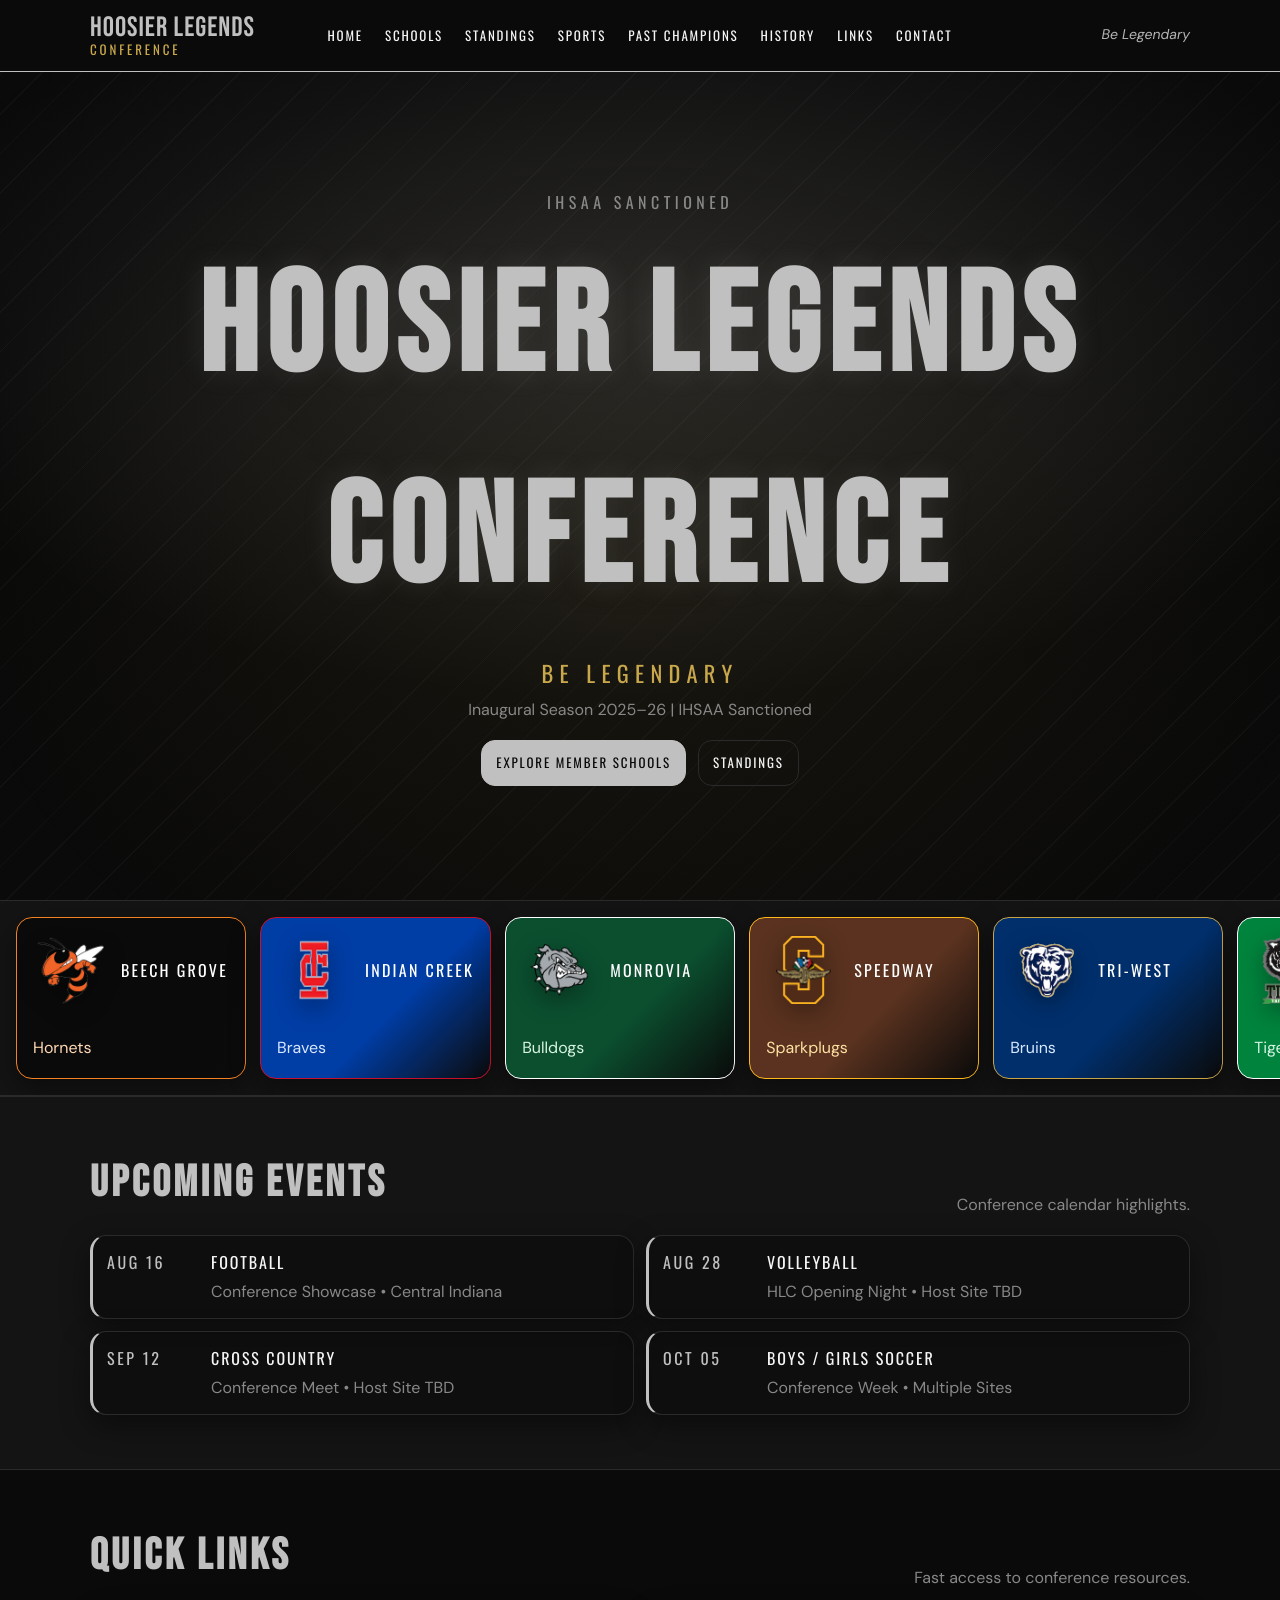
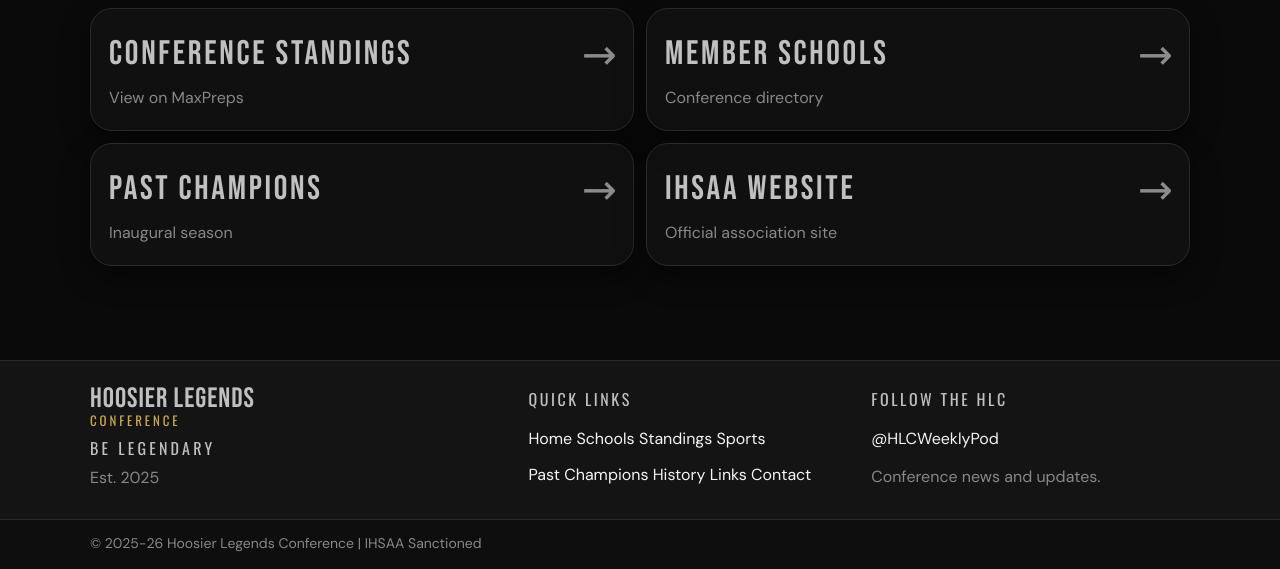
<file: index.html>
<!doctype html>
<html lang="en">
  <head>
    <meta charset="utf-8" />
    <meta name="viewport" content="width=device-width, initial-scale=1" />
    <meta name="description" content="Hoosier Legends Conference (HLC) — an IHSAA-sanctioned high school athletic conference in Indiana. Inaugural Season 2025–26." />
    <title>Hoosier Legends Conference | Home</title>
    <link rel="preconnect" href="https://fonts.googleapis.com" />
    <link rel="preconnect" href="https://fonts.gstatic.com" crossorigin />
    <link rel="stylesheet" href="./css/style.css" />
  </head>
  <body>
    <a class="skip-link" href="#main">Skip to content</a>

    <header class="site-header" data-site-header>
      <nav class="nav" aria-label="Primary">
        <div class="nav__inner">
          <a class="brand" href="./index.html" aria-label="Hoosier Legends Conference home">
            <span class="brand__top">HOOSIER LEGENDS</span>
            <span class="brand__bottom">CONFERENCE</span>
          </a>

          <button class="nav__toggle" type="button" aria-label="Open menu" aria-controls="mobile-menu" aria-expanded="false" data-nav-toggle>
            <span class="nav__toggle-lines" aria-hidden="true"></span>
          </button>

          <div class="nav__links" data-desktop-nav>
            <a class="nav__link" href="./index.html">Home</a>
            <a class="nav__link" href="./schools.html">Schools</a>
            <a class="nav__link" href="./standings.html">Standings</a>
            <a class="nav__link" href="./sports.html">Sports</a>
            <a class="nav__link" href="./champions.html">Past Champions</a>
            <a class="nav__link" href="./history.html">History</a>
            <a class="nav__link" href="./links.html">Links</a>
            <a class="nav__link" href="./contact.html">Contact</a>
          </div>

          <div class="nav__tagline" aria-hidden="true">Be Legendary</div>
        </div>
      </nav>

      <div class="mobile-menu" id="mobile-menu" data-mobile-menu aria-hidden="true">
        <div class="mobile-menu__panel" role="dialog" aria-modal="true" aria-label="Menu">
          <div class="mobile-menu__header">
            <div class="mobile-menu__title">MENU</div>
            <button class="mobile-menu__close" type="button" aria-label="Close menu" data-nav-close>Close</button>
          </div>
          <div class="mobile-menu__links">
            <a class="mobile-menu__link" href="./index.html">Home</a>
            <a class="mobile-menu__link" href="./schools.html">Schools</a>
            <a class="mobile-menu__link" href="./standings.html">Standings</a>
            <a class="mobile-menu__link" href="./sports.html">Sports</a>
            <a class="mobile-menu__link" href="./champions.html">Past Champions</a>
            <a class="mobile-menu__link" href="./history.html">History</a>
            <a class="mobile-menu__link" href="./links.html">Links</a>
            <a class="mobile-menu__link" href="./contact.html">Contact</a>
          </div>
          <div class="mobile-menu__footer">
            <div class="mobile-menu__motto">Be Legendary</div>
            <div class="mobile-menu__sub">IHSAA Sanctioned • Inaugural 2025–26</div>
          </div>
        </div>
        <button class="mobile-menu__backdrop" type="button" aria-label="Close menu" data-nav-backdrop></button>
      </div>
    </header>

    <main id="main">
      <section class="hero" aria-label="Hoosier Legends Conference">
        <div class="container hero__inner">
          <p class="hero__kicker animate-in" style="--delay: 80ms">IHSAA Sanctioned</p>
          <h1 class="hero__title animate-in" style="--delay: 160ms">HOOSIER LEGENDS CONFERENCE</h1>
          <p class="hero__motto animate-in" style="--delay: 260ms">Be Legendary</p>
          <p class="hero__meta animate-in" style="--delay: 340ms">Inaugural Season 2025–26 | IHSAA Sanctioned</p>
          <div class="hero__actions animate-in" style="--delay: 420ms">
            <a class="btn btn--primary" href="./schools.html">Explore Member Schools</a>
            <a class="btn btn--ghost" href="./standings.html">Standings</a>
          </div>
        </div>
      </section>

      <section class="logo-strip" aria-label="Member Schools quick links">
        <div class="logo-strip__surface">
          <div class="logo-strip__track" data-marquee>
            <a class="badge-card school--beech-grove" href="./schools.html#beech-grove">
              <div class="badge-card__school">Beech Grove</div>
              <div class="badge-card__mascot">Hornets</div>
            </a>
            <a class="badge-card school--indian-creek" href="./schools.html#indian-creek">
              <div class="badge-card__school">Indian Creek</div>
              <div class="badge-card__mascot">Braves</div>
            </a>
            <a class="badge-card school--monrovia" href="./schools.html#monrovia">
              <div class="badge-card__school">Monrovia</div>
              <div class="badge-card__mascot">Bulldogs</div>
            </a>
            <a class="badge-card school--speedway" href="./schools.html#speedway">
              <div class="badge-card__school">Speedway</div>
              <div class="badge-card__mascot">Sparkplugs</div>
            </a>
            <a class="badge-card school--tri-west" href="./schools.html#tri-west">
              <div class="badge-card__school">Tri-West</div>
              <div class="badge-card__mascot">Bruins</div>
            </a>
            <a class="badge-card school--triton-central" href="./schools.html#triton-central">
              <div class="badge-card__school">Triton Central</div>
              <div class="badge-card__mascot">Tigers</div>
            </a>
            <a class="badge-card school--greenwood" href="./schools.html#greenwood">
              <div class="badge-card__school">Greenwood</div>
              <div class="badge-card__mascot">Woodmen</div>
            </a>
            <a class="badge-card school--shelbyville" href="./schools.html#shelbyville">
              <div class="badge-card__school">Shelbyville</div>
              <div class="badge-card__mascot">Golden Bears</div>
            </a>

            <span class="badge-card badge-card--spacer" aria-hidden="true"></span>

            <a class="badge-card school--beech-grove" href="./schools.html#beech-grove" tabindex="-1" aria-hidden="true">
              <div class="badge-card__school">Beech Grove</div>
              <div class="badge-card__mascot">Hornets</div>
            </a>
            <a class="badge-card school--indian-creek" href="./schools.html#indian-creek" tabindex="-1" aria-hidden="true">
              <div class="badge-card__school">Indian Creek</div>
              <div class="badge-card__mascot">Braves</div>
            </a>
            <a class="badge-card school--monrovia" href="./schools.html#monrovia" tabindex="-1" aria-hidden="true">
              <div class="badge-card__school">Monrovia</div>
              <div class="badge-card__mascot">Bulldogs</div>
            </a>
            <a class="badge-card school--speedway" href="./schools.html#speedway" tabindex="-1" aria-hidden="true">
              <div class="badge-card__school">Speedway</div>
              <div class="badge-card__mascot">Sparkplugs</div>
            </a>
            <a class="badge-card school--tri-west" href="./schools.html#tri-west" tabindex="-1" aria-hidden="true">
              <div class="badge-card__school">Tri-West</div>
              <div class="badge-card__mascot">Bruins</div>
            </a>
            <a class="badge-card school--triton-central" href="./schools.html#triton-central" tabindex="-1" aria-hidden="true">
              <div class="badge-card__school">Triton Central</div>
              <div class="badge-card__mascot">Tigers</div>
            </a>
            <a class="badge-card school--greenwood" href="./schools.html#greenwood" tabindex="-1" aria-hidden="true">
              <div class="badge-card__school">Greenwood</div>
              <div class="badge-card__mascot">Woodmen</div>
            </a>
            <a class="badge-card school--shelbyville" href="./schools.html#shelbyville" tabindex="-1" aria-hidden="true">
              <div class="badge-card__school">Shelbyville</div>
              <div class="badge-card__mascot">Golden Bears</div>
            </a>
          </div>
        </div>
      </section>

      <section class="section section--surface" aria-labelledby="upcoming-events">
        <div class="container">
          <header class="section__header">
            <h2 class="section__title" id="upcoming-events">UPCOMING EVENTS</h2>
            <p class="section__sub">Conference calendar highlights.</p>
          </header>

          <div class="cards cards--events">
            <article class="event-card">
              <div class="event-card__date">Aug 16</div>
              <div class="event-card__body">
                <div class="event-card__sport">Football</div>
                <div class="event-card__meta">Conference Showcase • Central Indiana</div>
              </div>
            </article>
            <article class="event-card">
              <div class="event-card__date">Aug 28</div>
              <div class="event-card__body">
                <div class="event-card__sport">Volleyball</div>
                <div class="event-card__meta">HLC Opening Night • Host Site TBD</div>
              </div>
            </article>
            <article class="event-card">
              <div class="event-card__date">Sep 12</div>
              <div class="event-card__body">
                <div class="event-card__sport">Cross Country</div>
                <div class="event-card__meta">Conference Meet • Host Site TBD</div>
              </div>
            </article>
            <article class="event-card">
              <div class="event-card__date">Oct 05</div>
              <div class="event-card__body">
                <div class="event-card__sport">Boys / Girls Soccer</div>
                <div class="event-card__meta">Conference Week • Multiple Sites</div>
              </div>
            </article>
          </div>
        </div>
      </section>

      <section class="section" aria-labelledby="quick-links">
        <div class="container">
          <header class="section__header">
            <h2 class="section__title" id="quick-links">QUICK LINKS</h2>
            <p class="section__sub">Fast access to conference resources.</p>
          </header>

          <div class="cta-grid">
            <a class="cta-card" href="https://www.maxpreps.com/" target="_blank" rel="noopener noreferrer">
              <div class="cta-card__title">Conference Standings</div>
              <div class="cta-card__arrow" aria-hidden="true">→</div>
              <div class="cta-card__meta">View on MaxPreps</div>
            </a>
            <a class="cta-card" href="./schools.html">
              <div class="cta-card__title">Member Schools</div>
              <div class="cta-card__arrow" aria-hidden="true">→</div>
              <div class="cta-card__meta">Conference directory</div>
            </a>
            <a class="cta-card" href="./champions.html">
              <div class="cta-card__title">Past Champions</div>
              <div class="cta-card__arrow" aria-hidden="true">→</div>
              <div class="cta-card__meta">Inaugural season</div>
            </a>
            <a class="cta-card" href="https://www.ihsaa.org/" target="_blank" rel="noopener noreferrer">
              <div class="cta-card__title">IHSAA Website</div>
              <div class="cta-card__arrow" aria-hidden="true">→</div>
              <div class="cta-card__meta">Official association site</div>
            </a>
          </div>
        </div>
      </section>
    </main>

    <footer class="footer" aria-label="Site footer">
      <div class="container">
        <div class="footer__grid">
          <div class="footer__brand">
            <div class="brand brand--footer" aria-label="Hoosier Legends Conference">
              <span class="brand__top">HOOSIER LEGENDS</span>
              <span class="brand__bottom">CONFERENCE</span>
            </div>
            <div class="footer__motto">Be Legendary</div>
            <div class="footer__est">Est. 2025</div>
          </div>

          <nav class="footer__nav" aria-label="Quick links">
            <div class="footer__title">Quick Links</div>
            <a class="footer__link" href="./index.html">Home</a>
            <a class="footer__link" href="./schools.html">Schools</a>
            <a class="footer__link" href="./standings.html">Standings</a>
            <a class="footer__link" href="./sports.html">Sports</a>
            <a class="footer__link" href="./champions.html">Past Champions</a>
            <a class="footer__link" href="./history.html">History</a>
            <a class="footer__link" href="./links.html">Links</a>
            <a class="footer__link" href="./contact.html">Contact</a>
          </nav>

          <div class="footer__follow">
            <div class="footer__title">Follow the HLC</div>
            <a class="footer__link" href="https://x.com/HLCWeeklyPod" target="_blank" rel="noopener noreferrer">@HLCWeeklyPod</a>
            <div class="footer__small">Conference news and updates.</div>
          </div>
        </div>
      </div>

      <div class="footer__bottom">
        <div class="container">
          © 2025-26 Hoosier Legends Conference | IHSAA Sanctioned
        </div>
      </div>
    </footer>

    <script src="./js/main.js"></script>
  </body>
</html>
</file>
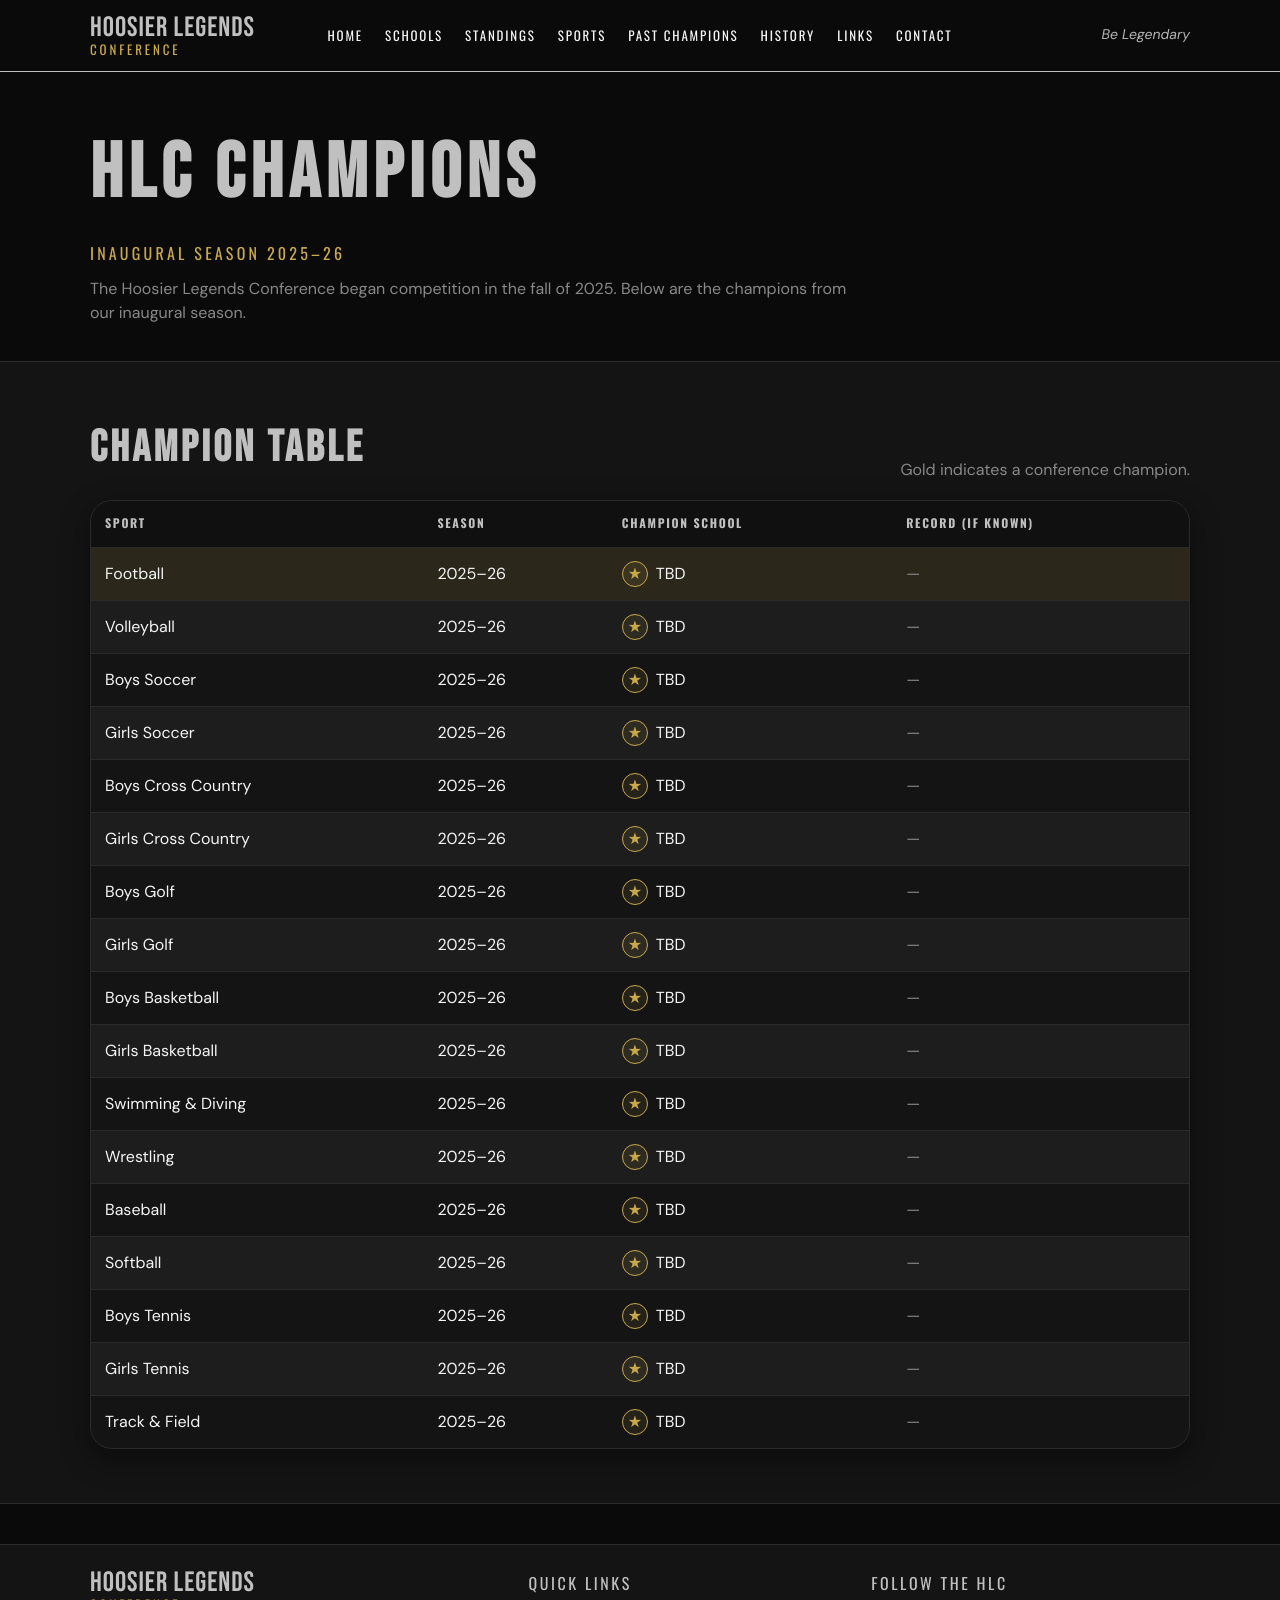
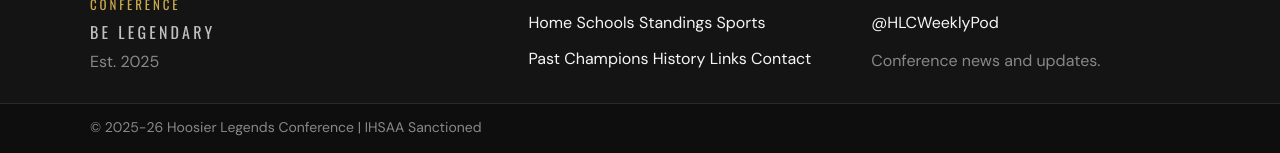
<file: champions.html>
<!doctype html>
<html lang="en">
  <head>
    <meta charset="utf-8" />
    <meta name="viewport" content="width=device-width, initial-scale=1" />
    <meta name="description" content="Past champions of the Hoosier Legends Conference (HLC). Inaugural season 2025–26." />
    <title>Hoosier Legends Conference | Past Champions</title>
    <link rel="preconnect" href="https://fonts.googleapis.com" />
    <link rel="preconnect" href="https://fonts.gstatic.com" crossorigin />
    <link rel="stylesheet" href="./css/style.css" />
  </head>
  <body>
    <a class="skip-link" href="#main">Skip to content</a>

    <header class="site-header" data-site-header>
      <nav class="nav" aria-label="Primary">
        <div class="nav__inner">
          <a class="brand" href="./index.html" aria-label="Hoosier Legends Conference home">
            <span class="brand__top">HOOSIER LEGENDS</span>
            <span class="brand__bottom">CONFERENCE</span>
          </a>

          <button class="nav__toggle" type="button" aria-label="Open menu" aria-controls="mobile-menu" aria-expanded="false" data-nav-toggle>
            <span class="nav__toggle-lines" aria-hidden="true"></span>
          </button>

          <div class="nav__links" data-desktop-nav>
            <a class="nav__link" href="./index.html">Home</a>
            <a class="nav__link" href="./schools.html">Schools</a>
            <a class="nav__link" href="./standings.html">Standings</a>
            <a class="nav__link" href="./sports.html">Sports</a>
            <a class="nav__link" href="./champions.html">Past Champions</a>
            <a class="nav__link" href="./history.html">History</a>
            <a class="nav__link" href="./links.html">Links</a>
            <a class="nav__link" href="./contact.html">Contact</a>
          </div>

          <div class="nav__tagline" aria-hidden="true">Be Legendary</div>
        </div>
      </nav>

      <div class="mobile-menu" id="mobile-menu" data-mobile-menu aria-hidden="true">
        <div class="mobile-menu__panel" role="dialog" aria-modal="true" aria-label="Menu">
          <div class="mobile-menu__header">
            <div class="mobile-menu__title">MENU</div>
            <button class="mobile-menu__close" type="button" aria-label="Close menu" data-nav-close>Close</button>
          </div>
          <div class="mobile-menu__links">
            <a class="mobile-menu__link" href="./index.html">Home</a>
            <a class="mobile-menu__link" href="./schools.html">Schools</a>
            <a class="mobile-menu__link" href="./standings.html">Standings</a>
            <a class="mobile-menu__link" href="./sports.html">Sports</a>
            <a class="mobile-menu__link" href="./champions.html">Past Champions</a>
            <a class="mobile-menu__link" href="./history.html">History</a>
            <a class="mobile-menu__link" href="./links.html">Links</a>
            <a class="mobile-menu__link" href="./contact.html">Contact</a>
          </div>
          <div class="mobile-menu__footer">
            <div class="mobile-menu__motto">Be Legendary</div>
            <div class="mobile-menu__sub">IHSAA Sanctioned • Inaugural 2025–26</div>
          </div>
        </div>
        <button class="mobile-menu__backdrop" type="button" aria-label="Close menu" data-nav-backdrop></button>
      </div>
    </header>

    <main id="main">
      <section class="page-hero">
        <div class="container">
          <h1 class="page-title">HLC CHAMPIONS</h1>
          <p class="page-subtitle"><span class="gold">Inaugural Season 2025–26</span></p>
          <p class="muted" style="margin-top: 12px; max-width: 70ch;">
            The Hoosier Legends Conference began competition in the fall of 2025. Below are the champions from our inaugural season.
          </p>
        </div>
      </section>

      <section class="section section--surface">
        <div class="container">
          <header class="section__header">
            <h2 class="section__title">CHAMPION TABLE</h2>
            <p class="section__sub">Gold indicates a conference champion.</p>
          </header>

          <div class="table-wrap" role="region" aria-label="Past champions table">
            <table>
              <thead>
                <tr>
                  <th>Sport</th>
                  <th>Season</th>
                  <th>Champion School</th>
                  <th>Record (if known)</th>
                </tr>
              </thead>
              <tbody>
                <tr class="is-leader">
                  <td>Football</td>
                  <td>2025–26</td>
                  <td><span class="badge-star" aria-hidden="true">★</span>TBD</td>
                  <td class="muted">—</td>
                </tr>
                <tr>
                  <td>Volleyball</td>
                  <td>2025–26</td>
                  <td><span class="badge-star" aria-hidden="true">★</span>TBD</td>
                  <td class="muted">—</td>
                </tr>
                <tr>
                  <td>Boys Soccer</td>
                  <td>2025–26</td>
                  <td><span class="badge-star" aria-hidden="true">★</span>TBD</td>
                  <td class="muted">—</td>
                </tr>
                <tr>
                  <td>Girls Soccer</td>
                  <td>2025–26</td>
                  <td><span class="badge-star" aria-hidden="true">★</span>TBD</td>
                  <td class="muted">—</td>
                </tr>
                <tr>
                  <td>Boys Cross Country</td>
                  <td>2025–26</td>
                  <td><span class="badge-star" aria-hidden="true">★</span>TBD</td>
                  <td class="muted">—</td>
                </tr>
                <tr>
                  <td>Girls Cross Country</td>
                  <td>2025–26</td>
                  <td><span class="badge-star" aria-hidden="true">★</span>TBD</td>
                  <td class="muted">—</td>
                </tr>
                <tr>
                  <td>Boys Golf</td>
                  <td>2025–26</td>
                  <td><span class="badge-star" aria-hidden="true">★</span>TBD</td>
                  <td class="muted">—</td>
                </tr>
                <tr>
                  <td>Girls Golf</td>
                  <td>2025–26</td>
                  <td><span class="badge-star" aria-hidden="true">★</span>TBD</td>
                  <td class="muted">—</td>
                </tr>
                <tr>
                  <td>Boys Basketball</td>
                  <td>2025–26</td>
                  <td><span class="badge-star" aria-hidden="true">★</span>TBD</td>
                  <td class="muted">—</td>
                </tr>
                <tr>
                  <td>Girls Basketball</td>
                  <td>2025–26</td>
                  <td><span class="badge-star" aria-hidden="true">★</span>TBD</td>
                  <td class="muted">—</td>
                </tr>
                <tr>
                  <td>Swimming &amp; Diving</td>
                  <td>2025–26</td>
                  <td><span class="badge-star" aria-hidden="true">★</span>TBD</td>
                  <td class="muted">—</td>
                </tr>
                <tr>
                  <td>Wrestling</td>
                  <td>2025–26</td>
                  <td><span class="badge-star" aria-hidden="true">★</span>TBD</td>
                  <td class="muted">—</td>
                </tr>
                <tr>
                  <td>Baseball</td>
                  <td>2025–26</td>
                  <td><span class="badge-star" aria-hidden="true">★</span>TBD</td>
                  <td class="muted">—</td>
                </tr>
                <tr>
                  <td>Softball</td>
                  <td>2025–26</td>
                  <td><span class="badge-star" aria-hidden="true">★</span>TBD</td>
                  <td class="muted">—</td>
                </tr>
                <tr>
                  <td>Boys Tennis</td>
                  <td>2025–26</td>
                  <td><span class="badge-star" aria-hidden="true">★</span>TBD</td>
                  <td class="muted">—</td>
                </tr>
                <tr>
                  <td>Girls Tennis</td>
                  <td>2025–26</td>
                  <td><span class="badge-star" aria-hidden="true">★</span>TBD</td>
                  <td class="muted">—</td>
                </tr>
                <tr>
                  <td>Track &amp; Field</td>
                  <td>2025–26</td>
                  <td><span class="badge-star" aria-hidden="true">★</span>TBD</td>
                  <td class="muted">—</td>
                </tr>
              </tbody>
            </table>
          </div>
        </div>
      </section>
    </main>

    <footer class="footer" aria-label="Site footer">
      <div class="container">
        <div class="footer__grid">
          <div class="footer__brand">
            <div class="brand brand--footer" aria-label="Hoosier Legends Conference">
              <span class="brand__top">HOOSIER LEGENDS</span>
              <span class="brand__bottom">CONFERENCE</span>
            </div>
            <div class="footer__motto">Be Legendary</div>
            <div class="footer__est">Est. 2025</div>
          </div>

          <nav class="footer__nav" aria-label="Quick links">
            <div class="footer__title">Quick Links</div>
            <a class="footer__link" href="./index.html">Home</a>
            <a class="footer__link" href="./schools.html">Schools</a>
            <a class="footer__link" href="./standings.html">Standings</a>
            <a class="footer__link" href="./sports.html">Sports</a>
            <a class="footer__link" href="./champions.html">Past Champions</a>
            <a class="footer__link" href="./history.html">History</a>
            <a class="footer__link" href="./links.html">Links</a>
            <a class="footer__link" href="./contact.html">Contact</a>
          </nav>

          <div class="footer__follow">
            <div class="footer__title">Follow the HLC</div>
            <a class="footer__link" href="https://x.com/HLCWeeklyPod" target="_blank" rel="noopener noreferrer">@HLCWeeklyPod</a>
            <div class="footer__small">Conference news and updates.</div>
          </div>
        </div>
      </div>

      <div class="footer__bottom">
        <div class="container">
          © 2025-26 Hoosier Legends Conference | IHSAA Sanctioned
        </div>
      </div>
    </footer>

    <script src="./js/main.js"></script>
  </body>
</html>
</file>
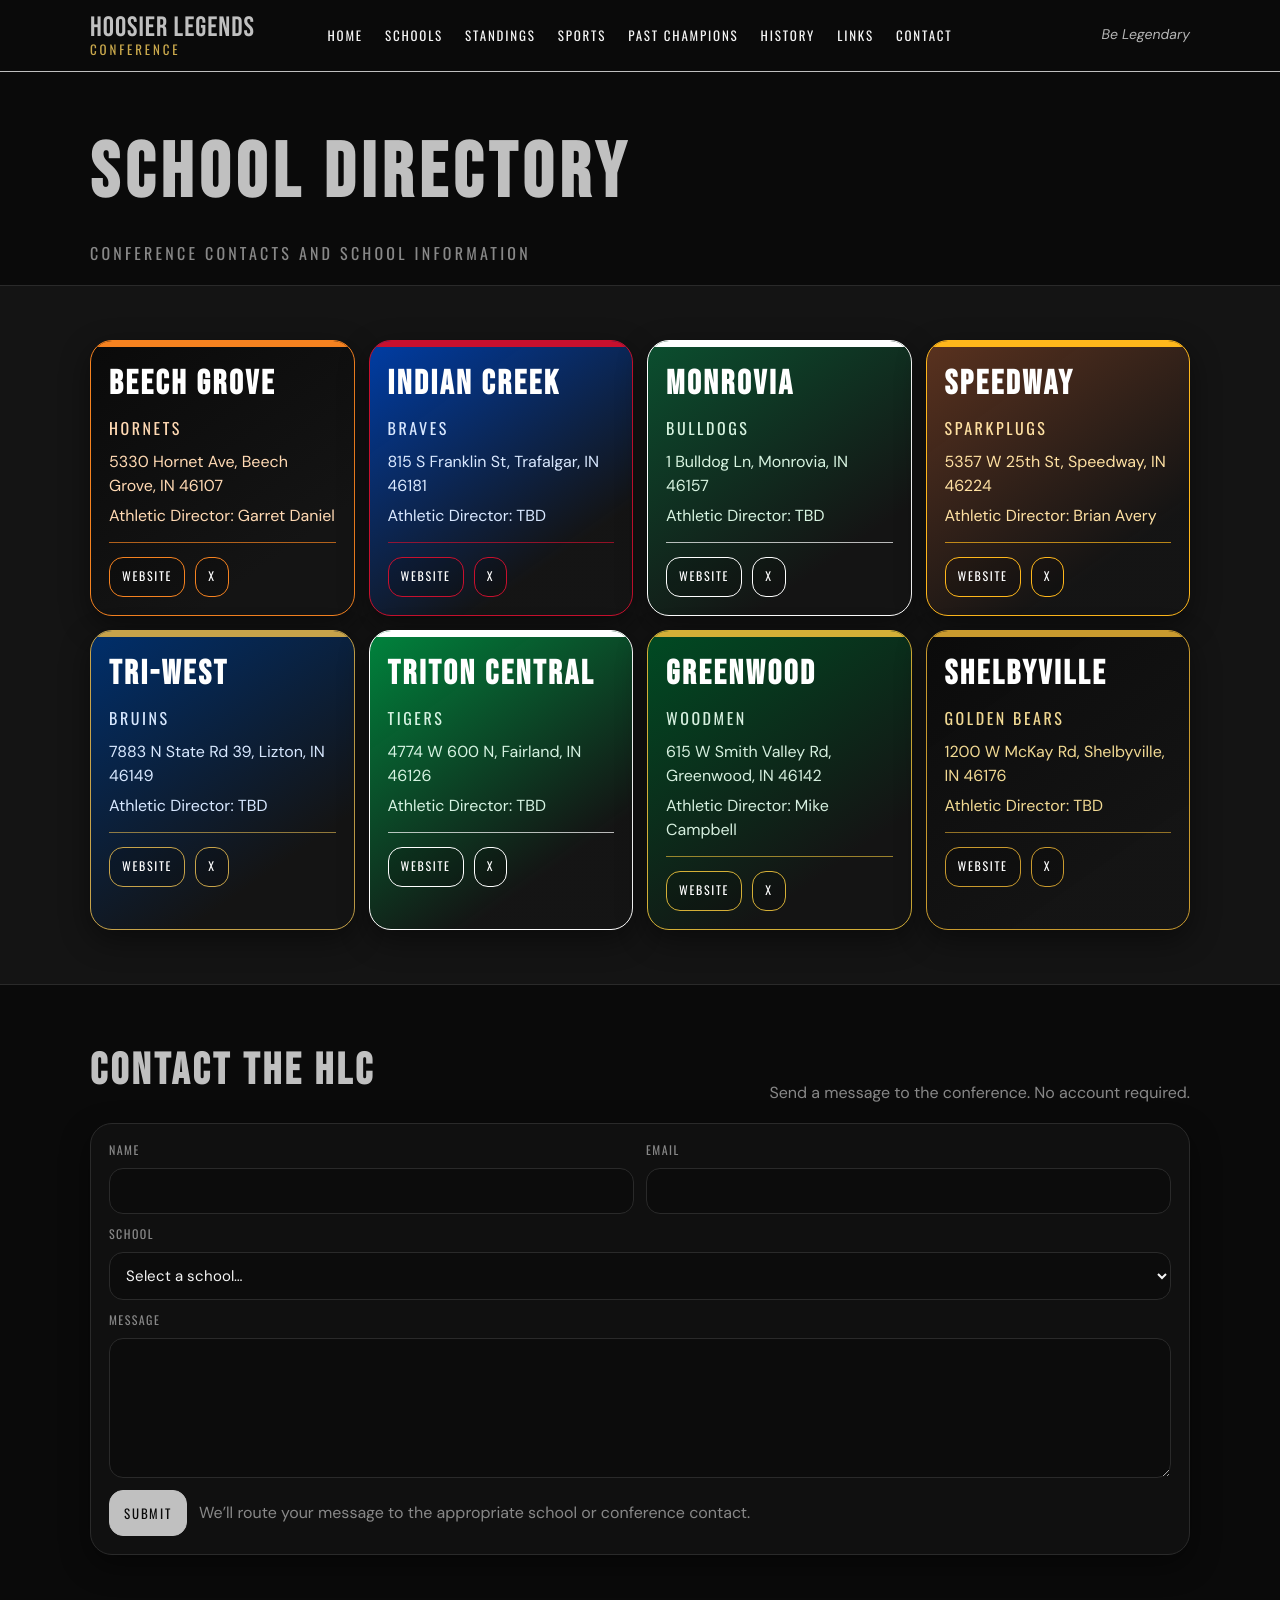
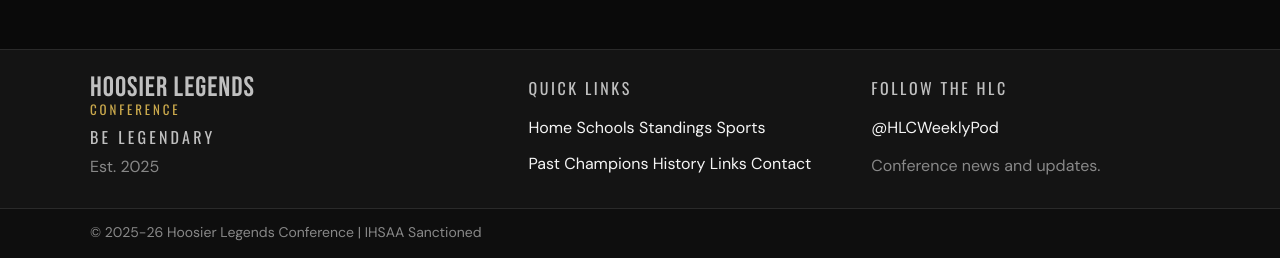
<file: contact.html>
<!doctype html>
<html lang="en">
  <head>
    <meta charset="utf-8" />
    <meta name="viewport" content="width=device-width, initial-scale=1" />
    <meta name="description" content="Hoosier Legends Conference (HLC) school directory and contact form." />
    <title>Hoosier Legends Conference | Contact</title>
    <link rel="preconnect" href="https://fonts.googleapis.com" />
    <link rel="preconnect" href="https://fonts.gstatic.com" crossorigin />
    <link rel="stylesheet" href="./css/style.css" />
  </head>
  <body>
    <a class="skip-link" href="#main">Skip to content</a>

    <header class="site-header" data-site-header>
      <nav class="nav" aria-label="Primary">
        <div class="nav__inner">
          <a class="brand" href="./index.html" aria-label="Hoosier Legends Conference home">
            <span class="brand__top">HOOSIER LEGENDS</span>
            <span class="brand__bottom">CONFERENCE</span>
          </a>

          <button class="nav__toggle" type="button" aria-label="Open menu" aria-controls="mobile-menu" aria-expanded="false" data-nav-toggle>
            <span class="nav__toggle-lines" aria-hidden="true"></span>
          </button>

          <div class="nav__links" data-desktop-nav>
            <a class="nav__link" href="./index.html">Home</a>
            <a class="nav__link" href="./schools.html">Schools</a>
            <a class="nav__link" href="./standings.html">Standings</a>
            <a class="nav__link" href="./sports.html">Sports</a>
            <a class="nav__link" href="./champions.html">Past Champions</a>
            <a class="nav__link" href="./history.html">History</a>
            <a class="nav__link" href="./links.html">Links</a>
            <a class="nav__link" href="./contact.html">Contact</a>
          </div>

          <div class="nav__tagline" aria-hidden="true">Be Legendary</div>
        </div>
      </nav>

      <div class="mobile-menu" id="mobile-menu" data-mobile-menu aria-hidden="true">
        <div class="mobile-menu__panel" role="dialog" aria-modal="true" aria-label="Menu">
          <div class="mobile-menu__header">
            <div class="mobile-menu__title">MENU</div>
            <button class="mobile-menu__close" type="button" aria-label="Close menu" data-nav-close>Close</button>
          </div>
          <div class="mobile-menu__links">
            <a class="mobile-menu__link" href="./index.html">Home</a>
            <a class="mobile-menu__link" href="./schools.html">Schools</a>
            <a class="mobile-menu__link" href="./standings.html">Standings</a>
            <a class="mobile-menu__link" href="./sports.html">Sports</a>
            <a class="mobile-menu__link" href="./champions.html">Past Champions</a>
            <a class="mobile-menu__link" href="./history.html">History</a>
            <a class="mobile-menu__link" href="./links.html">Links</a>
            <a class="mobile-menu__link" href="./contact.html">Contact</a>
          </div>
          <div class="mobile-menu__footer">
            <div class="mobile-menu__motto">Be Legendary</div>
            <div class="mobile-menu__sub">IHSAA Sanctioned • Inaugural 2025–26</div>
          </div>
        </div>
        <button class="mobile-menu__backdrop" type="button" aria-label="Close menu" data-nav-backdrop></button>
      </div>
    </header>

    <main id="main">
      <section class="page-hero">
        <div class="container">
          <h1 class="page-title">SCHOOL DIRECTORY</h1>
          <p class="page-subtitle">Conference contacts and school information</p>
        </div>
      </section>

      <section class="section section--surface">
        <div class="container">
          <div class="grid grid--schools" aria-label="School directory">
            <article class="card school--beech-grove">
              <h2 class="card__title">BEECH GROVE</h2>
              <p class="card__subtitle">Hornets</p>
              <div class="card__meta">
                <div>5330 Hornet Ave, Beech Grove, IN 46107</div>
                <div><span class="muted">Athletic Director:</span> Garret Daniel</div>
              </div>
              <div class="divider" aria-hidden="true"></div>
              <div class="card__actions">
                <a class="btn-link" href="https://beechgrove-athletics.com" target="_blank" rel="noopener noreferrer">Website</a>
                <a class="btn-link" href="https://x.com/TheHiveBGHS" target="_blank" rel="noopener noreferrer">X</a>
              </div>
            </article>

            <article class="card school--indian-creek">
              <h2 class="card__title">INDIAN CREEK</h2>
              <p class="card__subtitle">Braves</p>
              <div class="card__meta">
                <div>815 S Franklin St, Trafalgar, IN 46181</div>
                <div><span class="muted">Athletic Director:</span> TBD</div>
              </div>
              <div class="divider" aria-hidden="true"></div>
              <div class="card__actions">
                <a class="btn-link" href="https://indiancreekathletics.com" target="_blank" rel="noopener noreferrer">Website</a>
                <a class="btn-link" href="https://x.com/ICHSAthletics" target="_blank" rel="noopener noreferrer">X</a>
              </div>
            </article>

            <article class="card school--monrovia">
              <h2 class="card__title">MONROVIA</h2>
              <p class="card__subtitle">Bulldogs</p>
              <div class="card__meta">
                <div>1 Bulldog Ln, Monrovia, IN 46157</div>
                <div><span class="muted">Athletic Director:</span> TBD</div>
              </div>
              <div class="divider" aria-hidden="true"></div>
              <div class="card__actions">
                <a class="btn-link" href="https://monroviaathletics.com" target="_blank" rel="noopener noreferrer">Website</a>
                <a class="btn-link" href="https://x.com/MonroviaSports" target="_blank" rel="noopener noreferrer">X</a>
              </div>
            </article>

            <article class="card school--speedway">
              <h2 class="card__title">SPEEDWAY</h2>
              <p class="card__subtitle">Sparkplugs</p>
              <div class="card__meta">
                <div>5357 W 25th St, Speedway, IN 46224</div>
                <div><span class="muted">Athletic Director:</span> Brian Avery</div>
              </div>
              <div class="divider" aria-hidden="true"></div>
              <div class="card__actions">
                <a class="btn-link" href="https://speedwayathletics.com" target="_blank" rel="noopener noreferrer">Website</a>
                <a class="btn-link" href="https://x.com/SparkplugSports" target="_blank" rel="noopener noreferrer">X</a>
              </div>
            </article>

            <article class="card school--tri-west">
              <h2 class="card__title">TRI-WEST</h2>
              <p class="card__subtitle">Bruins</p>
              <div class="card__meta">
                <div>7883 N State Rd 39, Lizton, IN 46149</div>
                <div><span class="muted">Athletic Director:</span> TBD</div>
              </div>
              <div class="divider" aria-hidden="true"></div>
              <div class="card__actions">
                <a class="btn-link" href="https://triwestsports.com" target="_blank" rel="noopener noreferrer">Website</a>
                <a class="btn-link" href="https://x.com/triwestsports" target="_blank" rel="noopener noreferrer">X</a>
              </div>
            </article>

            <article class="card school--triton-central">
              <h2 class="card__title">TRITON CENTRAL</h2>
              <p class="card__subtitle">Tigers</p>
              <div class="card__meta">
                <div>4774 W 600 N, Fairland, IN 46126</div>
                <div><span class="muted">Athletic Director:</span> TBD</div>
              </div>
              <div class="divider" aria-hidden="true"></div>
              <div class="card__actions">
                <a class="btn-link" href="https://tritoncentralathletics.com" target="_blank" rel="noopener noreferrer">Website</a>
                <a class="btn-link" href="https://x.com/TCTIGERS" target="_blank" rel="noopener noreferrer">X</a>
              </div>
            </article>

            <article class="card school--greenwood">
              <h2 class="card__title">GREENWOOD</h2>
              <p class="card__subtitle">Woodmen</p>
              <div class="card__meta">
                <div>615 W Smith Valley Rd, Greenwood, IN 46142</div>
                <div><span class="muted">Athletic Director:</span> Mike Campbell</div>
              </div>
              <div class="divider" aria-hidden="true"></div>
              <div class="card__actions">
                <a class="btn-link" href="https://woodmenathletics.com" target="_blank" rel="noopener noreferrer">Website</a>
                <a class="btn-link" href="https://x.com/Gwoodathletics" target="_blank" rel="noopener noreferrer">X</a>
              </div>
            </article>

            <article class="card school--shelbyville">
              <h2 class="card__title">SHELBYVILLE</h2>
              <p class="card__subtitle">Golden Bears</p>
              <div class="card__meta">
                <div>1200 W McKay Rd, Shelbyville, IN 46176</div>
                <div><span class="muted">Athletic Director:</span> TBD</div>
              </div>
              <div class="divider" aria-hidden="true"></div>
              <div class="card__actions">
                <a class="btn-link" href="https://shelbyvillegoldenbears.com" target="_blank" rel="noopener noreferrer">Website</a>
                <a class="btn-link" href="https://x.com/SHSGoldenBears" target="_blank" rel="noopener noreferrer">X</a>
              </div>
            </article>
          </div>
        </div>
      </section>

      <section class="section">
        <div class="container">
          <header class="section__header">
            <h2 class="section__title">CONTACT THE HLC</h2>
            <p class="section__sub">Send a message to the conference. No account required.</p>
          </header>

          <form class="form" data-contact-form novalidate>
            <div class="form-grid">
              <label>
                Name
                <input name="name" type="text" autocomplete="name" required />
              </label>
              <label>
                Email
                <input name="email" type="email" autocomplete="email" required />
              </label>
              <label class="span-2">
                School
                <select name="school" required>
                  <option value="">Select a school…</option>
                  <option value="Beech Grove">Beech Grove</option>
                  <option value="Indian Creek">Indian Creek</option>
                  <option value="Monrovia">Monrovia</option>
                  <option value="Speedway">Speedway</option>
                  <option value="Tri-West">Tri-West</option>
                  <option value="Triton Central">Triton Central</option>
                  <option value="Greenwood">Greenwood</option>
                  <option value="Shelbyville">Shelbyville</option>
                </select>
              </label>
              <label class="span-2">
                Message
                <textarea name="message" required></textarea>
              </label>
            </div>

            <div class="form__actions">
              <button class="btn btn--primary" type="submit">Submit</button>
              <div class="form__note">We’ll route your message to the appropriate school or conference contact.</div>
            </div>

            <div class="form__success" data-form-success role="status" aria-live="polite">
              Message sent. Thank you — be legendary.
            </div>
          </form>
        </div>
      </section>
    </main>

    <footer class="footer" aria-label="Site footer">
      <div class="container">
        <div class="footer__grid">
          <div class="footer__brand">
            <div class="brand brand--footer" aria-label="Hoosier Legends Conference">
              <span class="brand__top">HOOSIER LEGENDS</span>
              <span class="brand__bottom">CONFERENCE</span>
            </div>
            <div class="footer__motto">Be Legendary</div>
            <div class="footer__est">Est. 2025</div>
          </div>

          <nav class="footer__nav" aria-label="Quick links">
            <div class="footer__title">Quick Links</div>
            <a class="footer__link" href="./index.html">Home</a>
            <a class="footer__link" href="./schools.html">Schools</a>
            <a class="footer__link" href="./standings.html">Standings</a>
            <a class="footer__link" href="./sports.html">Sports</a>
            <a class="footer__link" href="./champions.html">Past Champions</a>
            <a class="footer__link" href="./history.html">History</a>
            <a class="footer__link" href="./links.html">Links</a>
            <a class="footer__link" href="./contact.html">Contact</a>
          </nav>

          <div class="footer__follow">
            <div class="footer__title">Follow the HLC</div>
            <a class="footer__link" href="https://x.com/HLCWeeklyPod" target="_blank" rel="noopener noreferrer">@HLCWeeklyPod</a>
            <div class="footer__small">Conference news and updates.</div>
          </div>
        </div>
      </div>

      <div class="footer__bottom">
        <div class="container">
          © 2025-26 Hoosier Legends Conference | IHSAA Sanctioned
        </div>
      </div>
    </footer>

    <script src="./js/main.js"></script>
  </body>
</html>
</file>
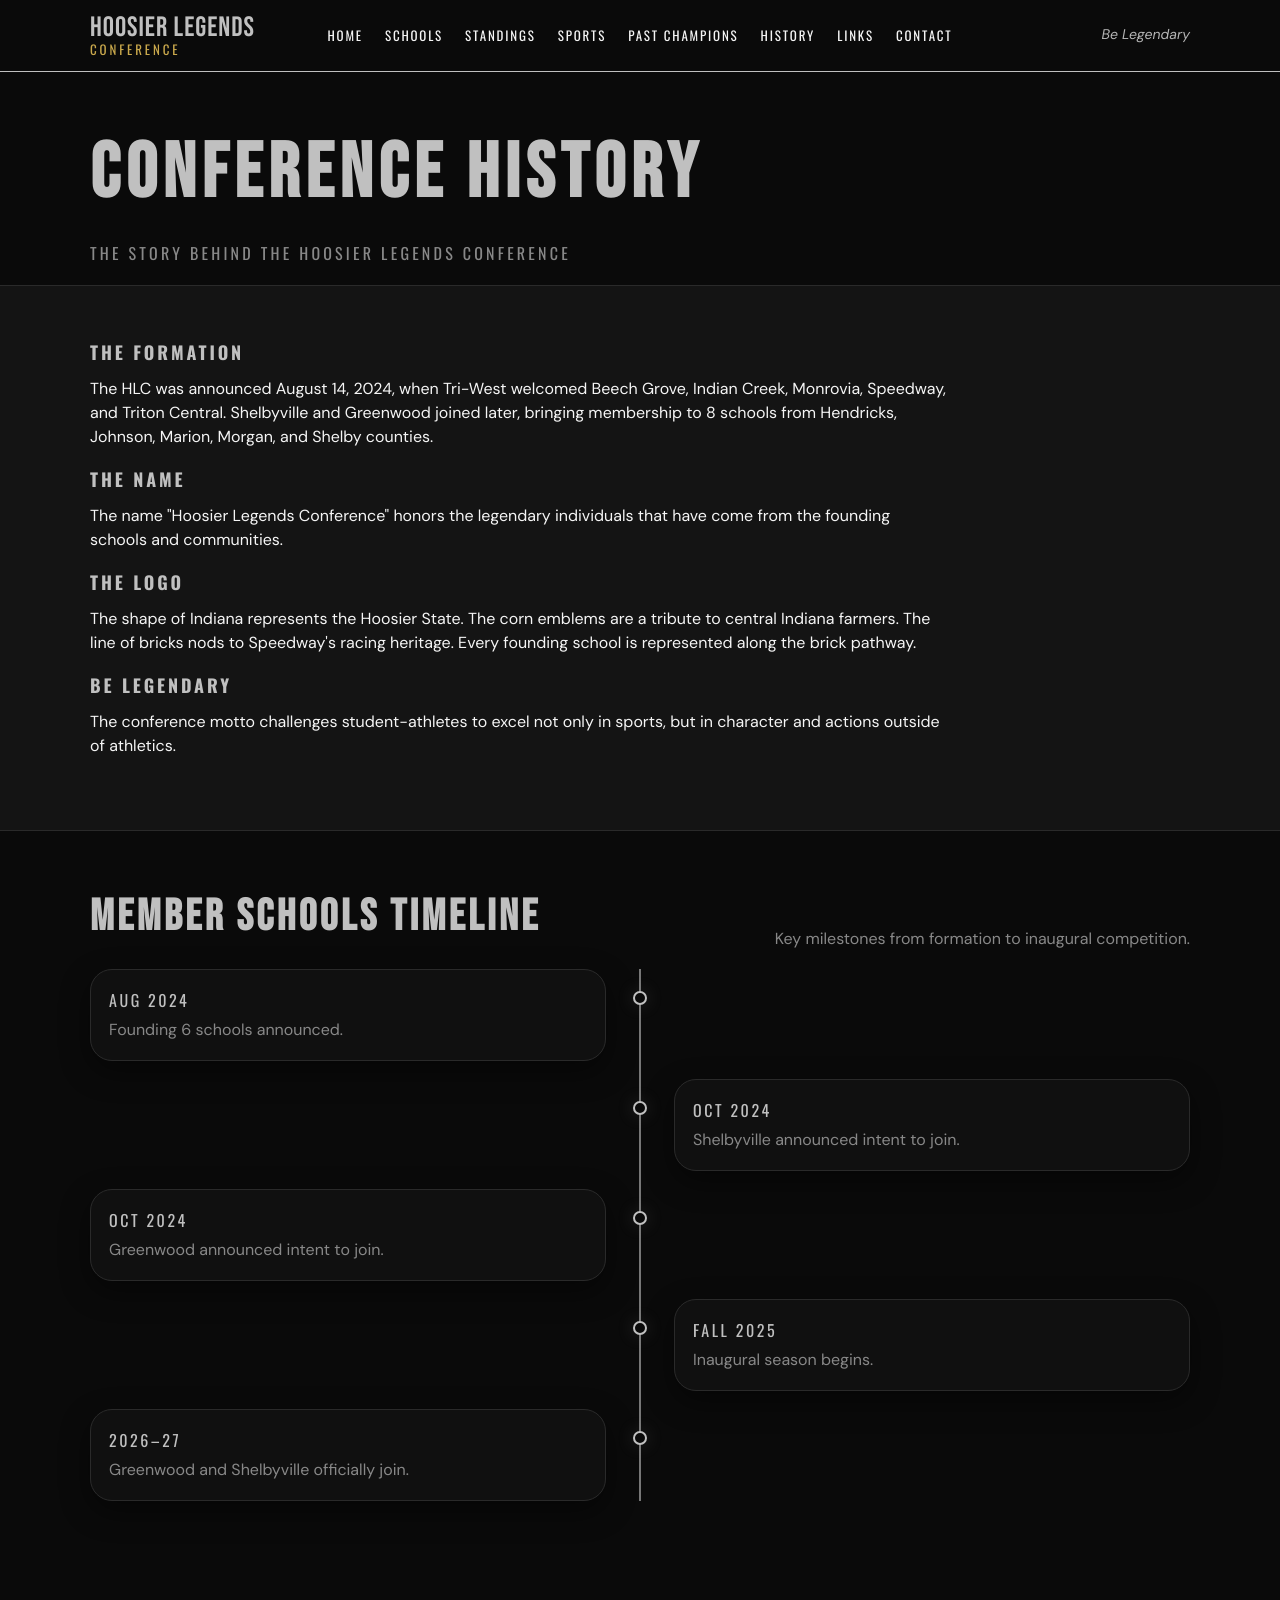
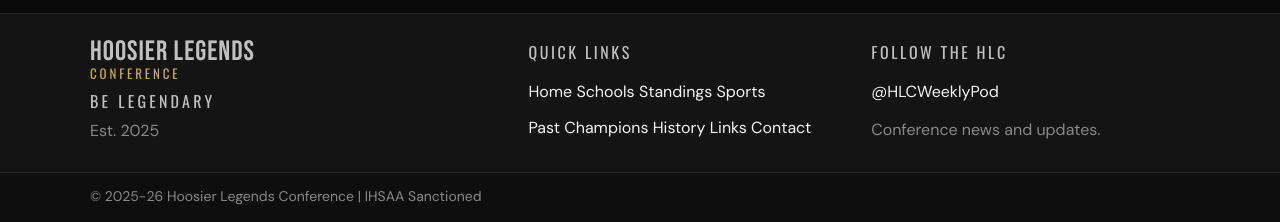
<file: history.html>
<!doctype html>
<html lang="en">
  <head>
    <meta charset="utf-8" />
    <meta name="viewport" content="width=device-width, initial-scale=1" />
    <meta name="description" content="History of the Hoosier Legends Conference (HLC) — formation, name, logo, and membership timeline." />
    <title>Hoosier Legends Conference | History</title>
    <link rel="preconnect" href="https://fonts.googleapis.com" />
    <link rel="preconnect" href="https://fonts.gstatic.com" crossorigin />
    <link rel="stylesheet" href="./css/style.css" />
  </head>
  <body>
    <a class="skip-link" href="#main">Skip to content</a>

    <header class="site-header" data-site-header>
      <nav class="nav" aria-label="Primary">
        <div class="nav__inner">
          <a class="brand" href="./index.html" aria-label="Hoosier Legends Conference home">
            <span class="brand__top">HOOSIER LEGENDS</span>
            <span class="brand__bottom">CONFERENCE</span>
          </a>

          <button class="nav__toggle" type="button" aria-label="Open menu" aria-controls="mobile-menu" aria-expanded="false" data-nav-toggle>
            <span class="nav__toggle-lines" aria-hidden="true"></span>
          </button>

          <div class="nav__links" data-desktop-nav>
            <a class="nav__link" href="./index.html">Home</a>
            <a class="nav__link" href="./schools.html">Schools</a>
            <a class="nav__link" href="./standings.html">Standings</a>
            <a class="nav__link" href="./sports.html">Sports</a>
            <a class="nav__link" href="./champions.html">Past Champions</a>
            <a class="nav__link" href="./history.html">History</a>
            <a class="nav__link" href="./links.html">Links</a>
            <a class="nav__link" href="./contact.html">Contact</a>
          </div>

          <div class="nav__tagline" aria-hidden="true">Be Legendary</div>
        </div>
      </nav>

      <div class="mobile-menu" id="mobile-menu" data-mobile-menu aria-hidden="true">
        <div class="mobile-menu__panel" role="dialog" aria-modal="true" aria-label="Menu">
          <div class="mobile-menu__header">
            <div class="mobile-menu__title">MENU</div>
            <button class="mobile-menu__close" type="button" aria-label="Close menu" data-nav-close>Close</button>
          </div>
          <div class="mobile-menu__links">
            <a class="mobile-menu__link" href="./index.html">Home</a>
            <a class="mobile-menu__link" href="./schools.html">Schools</a>
            <a class="mobile-menu__link" href="./standings.html">Standings</a>
            <a class="mobile-menu__link" href="./sports.html">Sports</a>
            <a class="mobile-menu__link" href="./champions.html">Past Champions</a>
            <a class="mobile-menu__link" href="./history.html">History</a>
            <a class="mobile-menu__link" href="./links.html">Links</a>
            <a class="mobile-menu__link" href="./contact.html">Contact</a>
          </div>
          <div class="mobile-menu__footer">
            <div class="mobile-menu__motto">Be Legendary</div>
            <div class="mobile-menu__sub">IHSAA Sanctioned • Inaugural 2025–26</div>
          </div>
        </div>
        <button class="mobile-menu__backdrop" type="button" aria-label="Close menu" data-nav-backdrop></button>
      </div>
    </header>

    <main id="main">
      <section class="page-hero">
        <div class="container">
          <h1 class="page-title">CONFERENCE HISTORY</h1>
          <p class="page-subtitle">The story behind the Hoosier Legends Conference</p>
        </div>
      </section>

      <section class="section section--surface">
        <div class="container">
          <div class="prose">
            <h2 class="subhead">THE FORMATION</h2>
            <p>
              The HLC was announced August 14, 2024, when Tri-West welcomed Beech Grove, Indian Creek, Monrovia, Speedway, and Triton Central.
              Shelbyville and Greenwood joined later, bringing membership to 8 schools from Hendricks, Johnson, Marion, Morgan, and Shelby counties.
            </p>

            <h2 class="subhead">THE NAME</h2>
            <p>
              The name "Hoosier Legends Conference" honors the legendary individuals that have come from the founding schools and communities.
            </p>

            <h2 class="subhead">THE LOGO</h2>
            <p>
              The shape of Indiana represents the Hoosier State. The corn emblems are a tribute to central Indiana farmers. The line of bricks nods to Speedway's racing heritage.
              Every founding school is represented along the brick pathway.
            </p>

            <h2 class="subhead">BE LEGENDARY</h2>
            <p>
              The conference motto challenges student-athletes to excel not only in sports, but in character and actions outside of athletics.
            </p>
          </div>
        </div>
      </section>

      <section class="section">
        <div class="container">
          <header class="section__header">
            <h2 class="section__title">MEMBER SCHOOLS TIMELINE</h2>
            <p class="section__sub">Key milestones from formation to inaugural competition.</p>
          </header>

          <div class="timeline" aria-label="Membership timeline">
            <div class="timeline-item is-left">
              <span class="timeline-item__dot" aria-hidden="true"></span>
              <div class="timeline-item__content">
                <div class="timeline-item__date">Aug 2024</div>
                <div class="timeline-item__text">Founding 6 schools announced.</div>
              </div>
            </div>

            <div class="timeline-item is-right">
              <span class="timeline-item__dot" aria-hidden="true"></span>
              <div class="timeline-item__content">
                <div class="timeline-item__date">Oct 2024</div>
                <div class="timeline-item__text">Shelbyville announced intent to join.</div>
              </div>
            </div>

            <div class="timeline-item is-left">
              <span class="timeline-item__dot" aria-hidden="true"></span>
              <div class="timeline-item__content">
                <div class="timeline-item__date">Oct 2024</div>
                <div class="timeline-item__text">Greenwood announced intent to join.</div>
              </div>
            </div>

            <div class="timeline-item is-right">
              <span class="timeline-item__dot" aria-hidden="true"></span>
              <div class="timeline-item__content">
                <div class="timeline-item__date">Fall 2025</div>
                <div class="timeline-item__text">Inaugural season begins.</div>
              </div>
            </div>

            <div class="timeline-item is-left">
              <span class="timeline-item__dot" aria-hidden="true"></span>
              <div class="timeline-item__content">
                <div class="timeline-item__date">2026–27</div>
                <div class="timeline-item__text">Greenwood and Shelbyville officially join.</div>
              </div>
            </div>
          </div>
        </div>
      </section>
    </main>

    <footer class="footer" aria-label="Site footer">
      <div class="container">
        <div class="footer__grid">
          <div class="footer__brand">
            <div class="brand brand--footer" aria-label="Hoosier Legends Conference">
              <span class="brand__top">HOOSIER LEGENDS</span>
              <span class="brand__bottom">CONFERENCE</span>
            </div>
            <div class="footer__motto">Be Legendary</div>
            <div class="footer__est">Est. 2025</div>
          </div>

          <nav class="footer__nav" aria-label="Quick links">
            <div class="footer__title">Quick Links</div>
            <a class="footer__link" href="./index.html">Home</a>
            <a class="footer__link" href="./schools.html">Schools</a>
            <a class="footer__link" href="./standings.html">Standings</a>
            <a class="footer__link" href="./sports.html">Sports</a>
            <a class="footer__link" href="./champions.html">Past Champions</a>
            <a class="footer__link" href="./history.html">History</a>
            <a class="footer__link" href="./links.html">Links</a>
            <a class="footer__link" href="./contact.html">Contact</a>
          </nav>

          <div class="footer__follow">
            <div class="footer__title">Follow the HLC</div>
            <a class="footer__link" href="https://x.com/HLCWeeklyPod" target="_blank" rel="noopener noreferrer">@HLCWeeklyPod</a>
            <div class="footer__small">Conference news and updates.</div>
          </div>
        </div>
      </div>

      <div class="footer__bottom">
        <div class="container">
          © 2025-26 Hoosier Legends Conference | IHSAA Sanctioned
        </div>
      </div>
    </footer>

    <script src="./js/main.js"></script>
  </body>
</html>
</file>
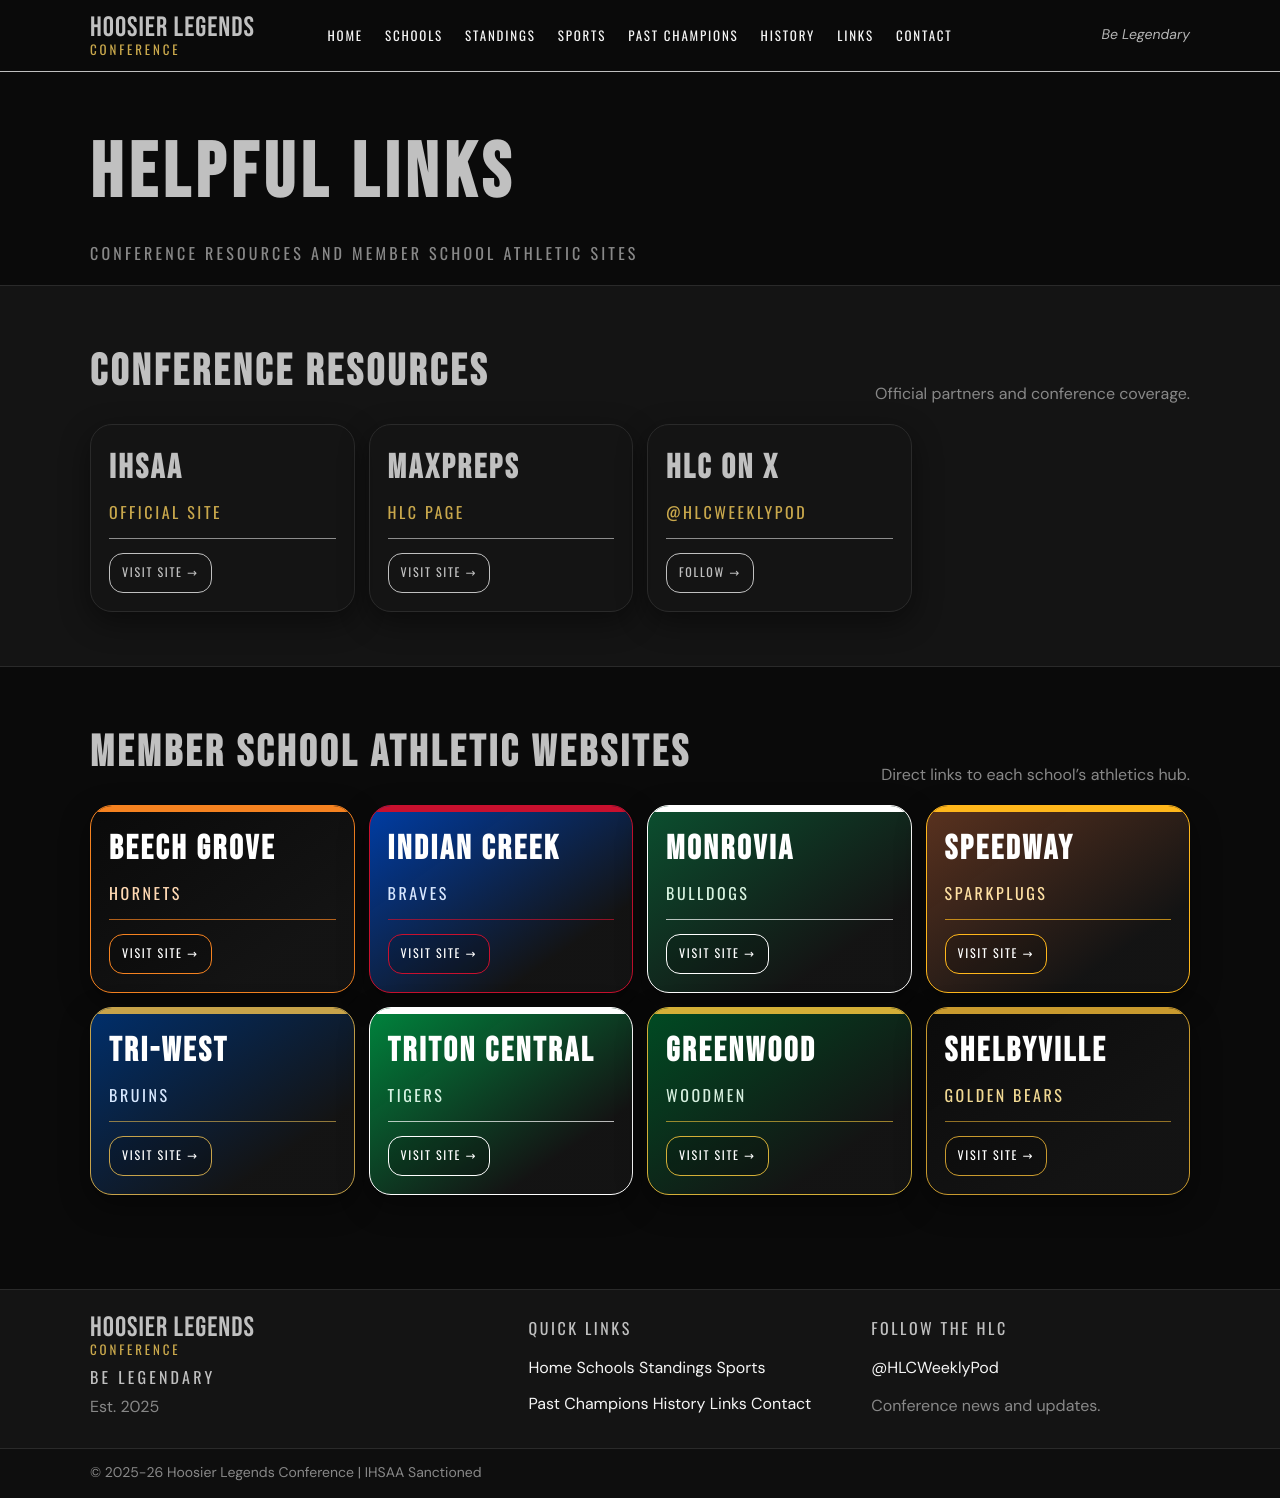
<file: links.html>
<!doctype html>
<html lang="en">
  <head>
    <meta charset="utf-8" />
    <meta name="viewport" content="width=device-width, initial-scale=1" />
    <meta name="description" content="Helpful links for the Hoosier Legends Conference (HLC), including IHSAA, MaxPreps, and member school athletic sites." />
    <title>Hoosier Legends Conference | Links</title>
    <link rel="preconnect" href="https://fonts.googleapis.com" />
    <link rel="preconnect" href="https://fonts.gstatic.com" crossorigin />
    <link rel="stylesheet" href="./css/style.css" />
  </head>
  <body>
    <a class="skip-link" href="#main">Skip to content</a>

    <header class="site-header" data-site-header>
      <nav class="nav" aria-label="Primary">
        <div class="nav__inner">
          <a class="brand" href="./index.html" aria-label="Hoosier Legends Conference home">
            <span class="brand__top">HOOSIER LEGENDS</span>
            <span class="brand__bottom">CONFERENCE</span>
          </a>

          <button class="nav__toggle" type="button" aria-label="Open menu" aria-controls="mobile-menu" aria-expanded="false" data-nav-toggle>
            <span class="nav__toggle-lines" aria-hidden="true"></span>
          </button>

          <div class="nav__links" data-desktop-nav>
            <a class="nav__link" href="./index.html">Home</a>
            <a class="nav__link" href="./schools.html">Schools</a>
            <a class="nav__link" href="./standings.html">Standings</a>
            <a class="nav__link" href="./sports.html">Sports</a>
            <a class="nav__link" href="./champions.html">Past Champions</a>
            <a class="nav__link" href="./history.html">History</a>
            <a class="nav__link" href="./links.html">Links</a>
            <a class="nav__link" href="./contact.html">Contact</a>
          </div>

          <div class="nav__tagline" aria-hidden="true">Be Legendary</div>
        </div>
      </nav>

      <div class="mobile-menu" id="mobile-menu" data-mobile-menu aria-hidden="true">
        <div class="mobile-menu__panel" role="dialog" aria-modal="true" aria-label="Menu">
          <div class="mobile-menu__header">
            <div class="mobile-menu__title">MENU</div>
            <button class="mobile-menu__close" type="button" aria-label="Close menu" data-nav-close>Close</button>
          </div>
          <div class="mobile-menu__links">
            <a class="mobile-menu__link" href="./index.html">Home</a>
            <a class="mobile-menu__link" href="./schools.html">Schools</a>
            <a class="mobile-menu__link" href="./standings.html">Standings</a>
            <a class="mobile-menu__link" href="./sports.html">Sports</a>
            <a class="mobile-menu__link" href="./champions.html">Past Champions</a>
            <a class="mobile-menu__link" href="./history.html">History</a>
            <a class="mobile-menu__link" href="./links.html">Links</a>
            <a class="mobile-menu__link" href="./contact.html">Contact</a>
          </div>
          <div class="mobile-menu__footer">
            <div class="mobile-menu__motto">Be Legendary</div>
            <div class="mobile-menu__sub">IHSAA Sanctioned • Inaugural 2025–26</div>
          </div>
        </div>
        <button class="mobile-menu__backdrop" type="button" aria-label="Close menu" data-nav-backdrop></button>
      </div>
    </header>

    <main id="main">
      <section class="page-hero">
        <div class="container">
          <h1 class="page-title">HELPFUL LINKS</h1>
          <p class="page-subtitle">Conference resources and member school athletic sites</p>
        </div>
      </section>

      <section class="section section--surface">
        <div class="container">
          <header class="section__header">
            <h2 class="section__title">CONFERENCE RESOURCES</h2>
            <p class="section__sub">Official partners and conference coverage.</p>
          </header>

          <div class="grid grid--schools">
            <article class="card">
              <h3 class="card__title">IHSAA</h3>
              <p class="card__subtitle">Official Site</p>
              <div class="divider" aria-hidden="true"></div>
              <div class="card__actions">
                <a class="btn-link" href="https://www.ihsaa.org/" target="_blank" rel="noopener noreferrer">Visit Site →</a>
              </div>
            </article>
            <article class="card">
              <h3 class="card__title">MAXPREPS</h3>
              <p class="card__subtitle">HLC Page</p>
              <div class="divider" aria-hidden="true"></div>
              <div class="card__actions">
                <a class="btn-link" href="https://www.maxpreps.com/" target="_blank" rel="noopener noreferrer">Visit Site →</a>
              </div>
            </article>
            <article class="card">
              <h3 class="card__title">HLC ON X</h3>
              <p class="card__subtitle">@HLCWeeklyPod</p>
              <div class="divider" aria-hidden="true"></div>
              <div class="card__actions">
                <a class="btn-link" href="https://x.com/HLCWeeklyPod" target="_blank" rel="noopener noreferrer">Follow →</a>
              </div>
            </article>
          </div>
        </div>
      </section>

      <section class="section">
        <div class="container">
          <header class="section__header">
            <h2 class="section__title">MEMBER SCHOOL ATHLETIC WEBSITES</h2>
            <p class="section__sub">Direct links to each school’s athletics hub.</p>
          </header>

          <div class="grid grid--schools">
            <article class="card school--beech-grove">
              <h3 class="card__title">BEECH GROVE</h3>
              <p class="card__subtitle">Hornets</p>
              <div class="divider" aria-hidden="true"></div>
              <div class="card__actions">
                <a class="btn-link" href="https://beechgrove-athletics.com" target="_blank" rel="noopener noreferrer">Visit Site →</a>
              </div>
            </article>
            <article class="card school--indian-creek">
              <h3 class="card__title">INDIAN CREEK</h3>
              <p class="card__subtitle">Braves</p>
              <div class="divider" aria-hidden="true"></div>
              <div class="card__actions">
                <a class="btn-link" href="https://indiancreekathletics.com" target="_blank" rel="noopener noreferrer">Visit Site →</a>
              </div>
            </article>
            <article class="card school--monrovia">
              <h3 class="card__title">MONROVIA</h3>
              <p class="card__subtitle">Bulldogs</p>
              <div class="divider" aria-hidden="true"></div>
              <div class="card__actions">
                <a class="btn-link" href="https://monroviaathletics.com" target="_blank" rel="noopener noreferrer">Visit Site →</a>
              </div>
            </article>
            <article class="card school--speedway">
              <h3 class="card__title">SPEEDWAY</h3>
              <p class="card__subtitle">Sparkplugs</p>
              <div class="divider" aria-hidden="true"></div>
              <div class="card__actions">
                <a class="btn-link" href="https://speedwayathletics.com" target="_blank" rel="noopener noreferrer">Visit Site →</a>
              </div>
            </article>
            <article class="card school--tri-west">
              <h3 class="card__title">TRI-WEST</h3>
              <p class="card__subtitle">Bruins</p>
              <div class="divider" aria-hidden="true"></div>
              <div class="card__actions">
                <a class="btn-link" href="https://triwestsports.com" target="_blank" rel="noopener noreferrer">Visit Site →</a>
              </div>
            </article>
            <article class="card school--triton-central">
              <h3 class="card__title">TRITON CENTRAL</h3>
              <p class="card__subtitle">Tigers</p>
              <div class="divider" aria-hidden="true"></div>
              <div class="card__actions">
                <a class="btn-link" href="https://tritoncentralathletics.com" target="_blank" rel="noopener noreferrer">Visit Site →</a>
              </div>
            </article>
            <article class="card school--greenwood">
              <h3 class="card__title">GREENWOOD</h3>
              <p class="card__subtitle">Woodmen</p>
              <div class="divider" aria-hidden="true"></div>
              <div class="card__actions">
                <a class="btn-link" href="https://woodmenathletics.com" target="_blank" rel="noopener noreferrer">Visit Site →</a>
              </div>
            </article>
            <article class="card school--shelbyville">
              <h3 class="card__title">SHELBYVILLE</h3>
              <p class="card__subtitle">Golden Bears</p>
              <div class="divider" aria-hidden="true"></div>
              <div class="card__actions">
                <a class="btn-link" href="https://shelbyvillegoldenbears.com" target="_blank" rel="noopener noreferrer">Visit Site →</a>
              </div>
            </article>
          </div>
        </div>
      </section>
    </main>

    <footer class="footer" aria-label="Site footer">
      <div class="container">
        <div class="footer__grid">
          <div class="footer__brand">
            <div class="brand brand--footer" aria-label="Hoosier Legends Conference">
              <span class="brand__top">HOOSIER LEGENDS</span>
              <span class="brand__bottom">CONFERENCE</span>
            </div>
            <div class="footer__motto">Be Legendary</div>
            <div class="footer__est">Est. 2025</div>
          </div>

          <nav class="footer__nav" aria-label="Quick links">
            <div class="footer__title">Quick Links</div>
            <a class="footer__link" href="./index.html">Home</a>
            <a class="footer__link" href="./schools.html">Schools</a>
            <a class="footer__link" href="./standings.html">Standings</a>
            <a class="footer__link" href="./sports.html">Sports</a>
            <a class="footer__link" href="./champions.html">Past Champions</a>
            <a class="footer__link" href="./history.html">History</a>
            <a class="footer__link" href="./links.html">Links</a>
            <a class="footer__link" href="./contact.html">Contact</a>
          </nav>

          <div class="footer__follow">
            <div class="footer__title">Follow the HLC</div>
            <a class="footer__link" href="https://x.com/HLCWeeklyPod" target="_blank" rel="noopener noreferrer">@HLCWeeklyPod</a>
            <div class="footer__small">Conference news and updates.</div>
          </div>
        </div>
      </div>

      <div class="footer__bottom">
        <div class="container">
          © 2025-26 Hoosier Legends Conference | IHSAA Sanctioned
        </div>
      </div>
    </footer>

    <script src="./js/main.js"></script>
  </body>
</html>
</file>
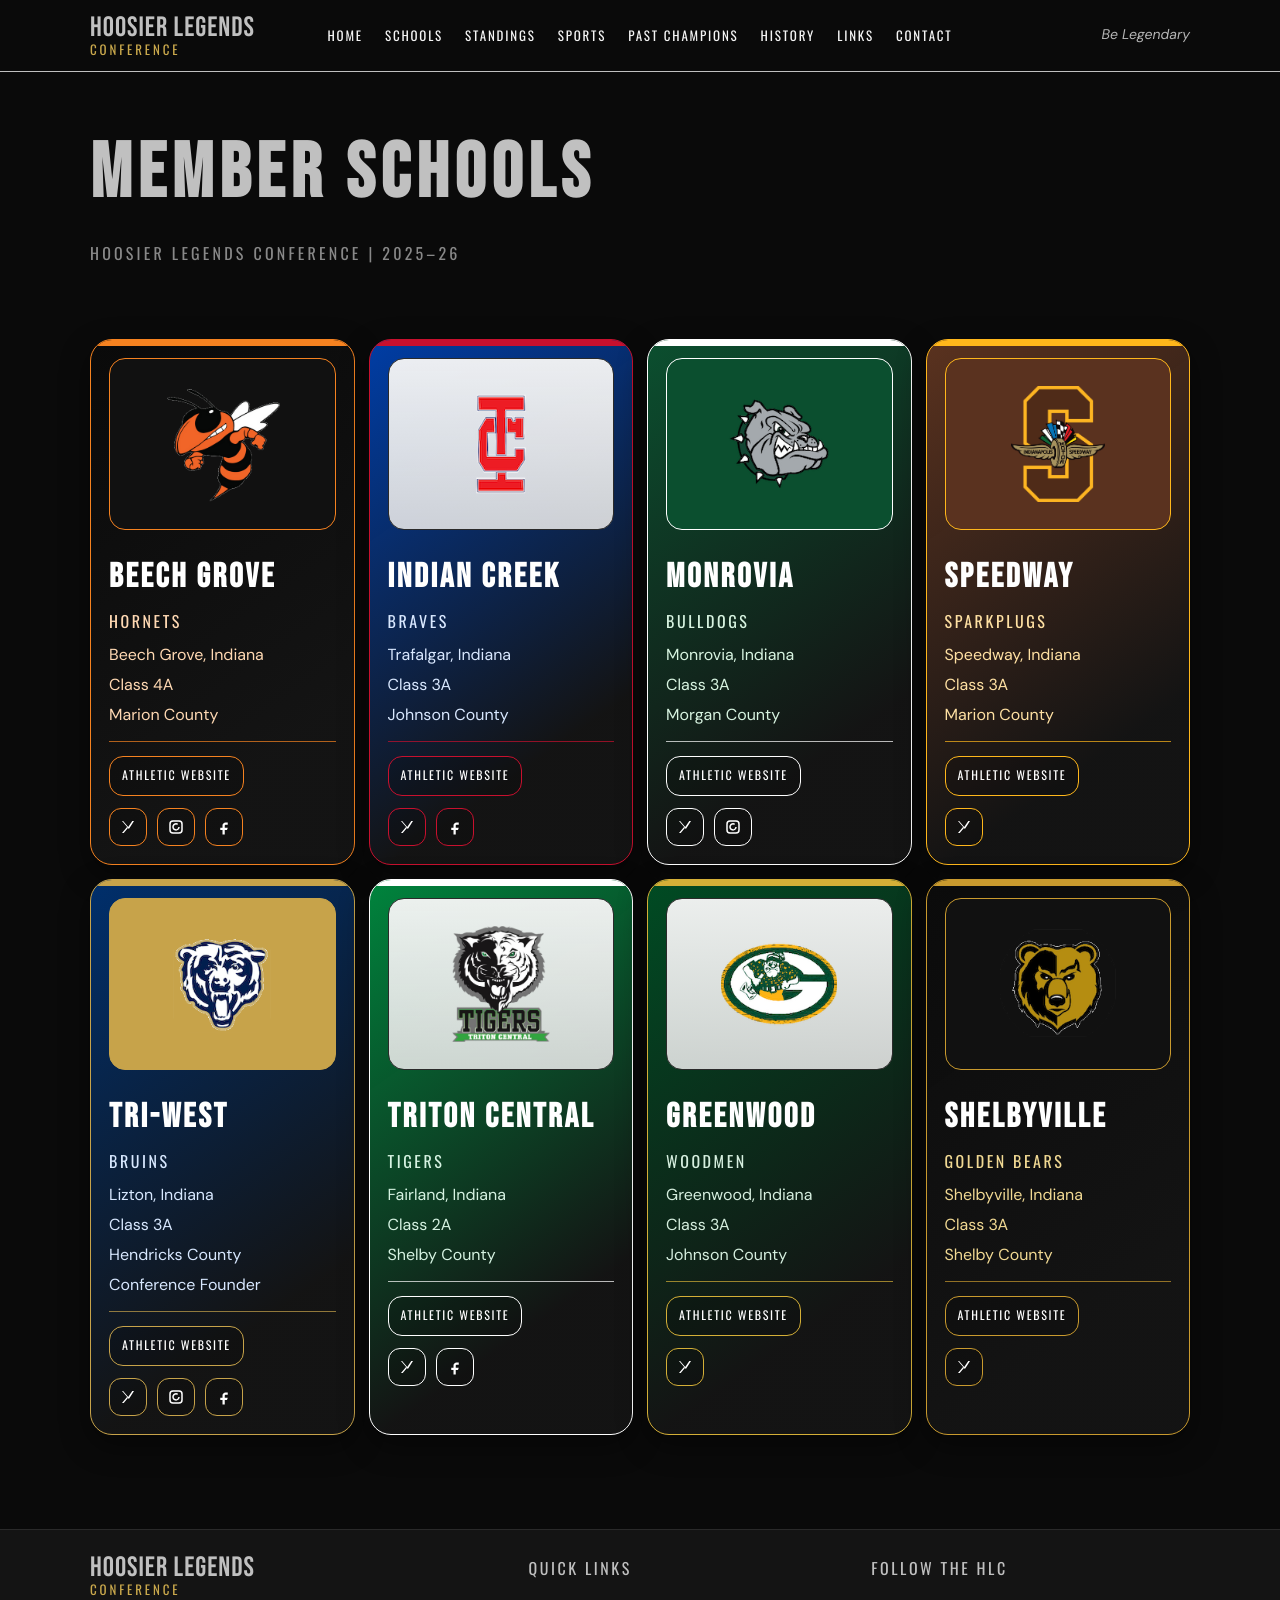
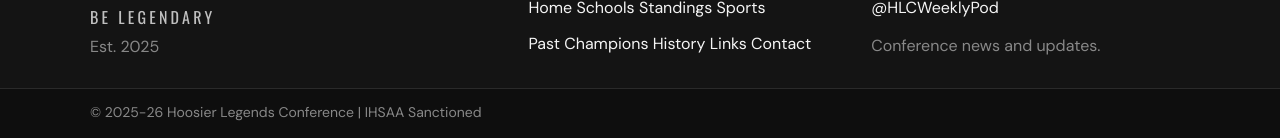
<file: schools.html>
<!doctype html>
<html lang="en">
  <head>
    <meta charset="utf-8" />
    <meta name="viewport" content="width=device-width, initial-scale=1" />
    <meta name="description" content="Member schools of the Hoosier Legends Conference (HLC) — 2025–26." />
    <title>Hoosier Legends Conference | Member Schools</title>
    <link rel="preconnect" href="https://fonts.googleapis.com" />
    <link rel="preconnect" href="https://fonts.gstatic.com" crossorigin />
    <link rel="stylesheet" href="./css/style.css" />
  </head>
  <body>
    <a class="skip-link" href="#main">Skip to content</a>

    <header class="site-header" data-site-header>
      <nav class="nav" aria-label="Primary">
        <div class="nav__inner">
          <a class="brand" href="./index.html" aria-label="Hoosier Legends Conference home">
            <span class="brand__top">HOOSIER LEGENDS</span>
            <span class="brand__bottom">CONFERENCE</span>
          </a>

          <button class="nav__toggle" type="button" aria-label="Open menu" aria-controls="mobile-menu" aria-expanded="false" data-nav-toggle>
            <span class="nav__toggle-lines" aria-hidden="true"></span>
          </button>

          <div class="nav__links" data-desktop-nav>
            <a class="nav__link" href="./index.html">Home</a>
            <a class="nav__link" href="./schools.html">Schools</a>
            <a class="nav__link" href="./standings.html">Standings</a>
            <a class="nav__link" href="./sports.html">Sports</a>
            <a class="nav__link" href="./champions.html">Past Champions</a>
            <a class="nav__link" href="./history.html">History</a>
            <a class="nav__link" href="./links.html">Links</a>
            <a class="nav__link" href="./contact.html">Contact</a>
          </div>

          <div class="nav__tagline" aria-hidden="true">Be Legendary</div>
        </div>
      </nav>

      <div class="mobile-menu" id="mobile-menu" data-mobile-menu aria-hidden="true">
        <div class="mobile-menu__panel" role="dialog" aria-modal="true" aria-label="Menu">
          <div class="mobile-menu__header">
            <div class="mobile-menu__title">MENU</div>
            <button class="mobile-menu__close" type="button" aria-label="Close menu" data-nav-close>Close</button>
          </div>
          <div class="mobile-menu__links">
            <a class="mobile-menu__link" href="./index.html">Home</a>
            <a class="mobile-menu__link" href="./schools.html">Schools</a>
            <a class="mobile-menu__link" href="./standings.html">Standings</a>
            <a class="mobile-menu__link" href="./sports.html">Sports</a>
            <a class="mobile-menu__link" href="./champions.html">Past Champions</a>
            <a class="mobile-menu__link" href="./history.html">History</a>
            <a class="mobile-menu__link" href="./links.html">Links</a>
            <a class="mobile-menu__link" href="./contact.html">Contact</a>
          </div>
          <div class="mobile-menu__footer">
            <div class="mobile-menu__motto">Be Legendary</div>
            <div class="mobile-menu__sub">IHSAA Sanctioned • Inaugural 2025–26</div>
          </div>
        </div>
        <button class="mobile-menu__backdrop" type="button" aria-label="Close menu" data-nav-backdrop></button>
      </div>
    </header>

    <main id="main">
      <section class="page-hero">
        <div class="container">
          <h1 class="page-title">MEMBER SCHOOLS</h1>
          <p class="page-subtitle">Hoosier Legends Conference | 2025–26</p>
        </div>
      </section>

      <section class="section">
        <div class="container">
          <div class="grid grid--schools">
            <article class="card school--beech-grove" id="beech-grove">
              <h2 class="card__title">BEECH GROVE</h2>
              <p class="card__subtitle">HORNETS</p>
              <div class="card__meta">
                <div>Beech Grove, Indiana</div>
                <div>Class 4A</div>
                <div class="muted">Marion County</div>
              </div>
              <div class="divider" aria-hidden="true"></div>
              <div class="card__actions">
                <a class="btn-link" href="https://beechgrove-athletics.com" target="_blank" rel="noopener noreferrer">Athletic Website</a>
              </div>
              <div class="icon-row" aria-label="Social media">
                <a class="icon-btn" href="https://x.com/TheHiveBGHS" target="_blank" rel="noopener noreferrer" aria-label="Beech Grove on X">
                  <svg viewBox="0 0 24 24" aria-hidden="true">
                    <path d="M4 4l9.2 10.6L20 4h-2.3l-5.4 8-6.8-8H4Zm0 16h2.3l5.6-6.6L10.7 12 4 20Z" fill="currentColor"></path>
                  </svg>
                </a>
                <a class="icon-btn" href="https://beechgrove-athletics.com" target="_blank" rel="noopener noreferrer" aria-label="Beech Grove Instagram (via site)">
                  <svg viewBox="0 0 24 24" aria-hidden="true" fill="none" stroke="currentColor" stroke-width="2">
                    <rect x="4" y="4" width="16" height="16" rx="4"></rect>
                    <path d="M16 11.9a4 4 0 1 1-1.8-3.4"></path>
                    <path d="M17.5 6.5h.01"></path>
                  </svg>
                </a>
                <a class="icon-btn" href="https://www.facebook.com/search/top?q=Beech%20Grove%20Hornets%20Athletics" target="_blank" rel="noopener noreferrer" aria-label="Beech Grove on Facebook">
                  <svg viewBox="0 0 24 24" aria-hidden="true">
                    <path d="M14 9h3V6h-3c-2.2 0-4 1.8-4 4v3H7v3h3v6h3v-6h3l1-3h-4v-3c0-.6.4-1 1-1Z" fill="currentColor"></path>
                  </svg>
                </a>
              </div>
            </article>

            <article class="card school--indian-creek" id="indian-creek">
              <h2 class="card__title">INDIAN CREEK</h2>
              <p class="card__subtitle">BRAVES</p>
              <div class="card__meta">
                <div>Trafalgar, Indiana</div>
                <div>Class 3A</div>
                <div class="muted">Johnson County</div>
              </div>
              <div class="divider" aria-hidden="true"></div>
              <div class="card__actions">
                <a class="btn-link" href="https://indiancreekathletics.com" target="_blank" rel="noopener noreferrer">Athletic Website</a>
              </div>
              <div class="icon-row" aria-label="Social media">
                <a class="icon-btn" href="https://x.com/ICHSAthletics" target="_blank" rel="noopener noreferrer" aria-label="Indian Creek on X">
                  <svg viewBox="0 0 24 24" aria-hidden="true">
                    <path d="M4 4l9.2 10.6L20 4h-2.3l-5.4 8-6.8-8H4Zm0 16h2.3l5.6-6.6L10.7 12 4 20Z" fill="currentColor"></path>
                  </svg>
                </a>
                <a class="icon-btn" href="https://facebook.com/ICHSbraves" target="_blank" rel="noopener noreferrer" aria-label="Indian Creek on Facebook">
                  <svg viewBox="0 0 24 24" aria-hidden="true">
                    <path d="M14 9h3V6h-3c-2.2 0-4 1.8-4 4v3H7v3h3v6h3v-6h3l1-3h-4v-3c0-.6.4-1 1-1Z" fill="currentColor"></path>
                  </svg>
                </a>
              </div>
            </article>

            <article class="card school--monrovia" id="monrovia">
              <h2 class="card__title">MONROVIA</h2>
              <p class="card__subtitle">BULLDOGS</p>
              <div class="card__meta">
                <div>Monrovia, Indiana</div>
                <div>Class 3A</div>
                <div class="muted">Morgan County</div>
              </div>
              <div class="divider" aria-hidden="true"></div>
              <div class="card__actions">
                <a class="btn-link" href="https://monroviaathletics.com" target="_blank" rel="noopener noreferrer">Athletic Website</a>
              </div>
              <div class="icon-row" aria-label="Social media">
                <a class="icon-btn" href="https://x.com/MonroviaSports" target="_blank" rel="noopener noreferrer" aria-label="Monrovia on X">
                  <svg viewBox="0 0 24 24" aria-hidden="true">
                    <path d="M4 4l9.2 10.6L20 4h-2.3l-5.4 8-6.8-8H4Zm0 16h2.3l5.6-6.6L10.7 12 4 20Z" fill="currentColor"></path>
                  </svg>
                </a>
                <a class="icon-btn" href="https://instagram.com/monroviahighasb" target="_blank" rel="noopener noreferrer" aria-label="Monrovia on Instagram">
                  <svg viewBox="0 0 24 24" aria-hidden="true" fill="none" stroke="currentColor" stroke-width="2">
                    <rect x="4" y="4" width="16" height="16" rx="4"></rect>
                    <path d="M16 11.9a4 4 0 1 1-1.8-3.4"></path>
                    <path d="M17.5 6.5h.01"></path>
                  </svg>
                </a>
              </div>
            </article>

            <article class="card school--speedway" id="speedway">
              <h2 class="card__title">SPEEDWAY</h2>
              <p class="card__subtitle">SPARKPLUGS</p>
              <div class="card__meta">
                <div>Speedway, Indiana</div>
                <div>Class 3A</div>
                <div class="muted">Marion County</div>
              </div>
              <div class="divider" aria-hidden="true"></div>
              <div class="card__actions">
                <a class="btn-link" href="https://speedwayathletics.com" target="_blank" rel="noopener noreferrer">Athletic Website</a>
              </div>
              <div class="icon-row" aria-label="Social media">
                <a class="icon-btn" href="https://x.com/SparkplugSports" target="_blank" rel="noopener noreferrer" aria-label="Speedway on X">
                  <svg viewBox="0 0 24 24" aria-hidden="true">
                    <path d="M4 4l9.2 10.6L20 4h-2.3l-5.4 8-6.8-8H4Zm0 16h2.3l5.6-6.6L10.7 12 4 20Z" fill="currentColor"></path>
                  </svg>
                </a>
              </div>
            </article>

            <article class="card school--tri-west" id="tri-west">
              <h2 class="card__title">TRI-WEST</h2>
              <p class="card__subtitle">BRUINS</p>
              <div class="card__meta">
                <div>Lizton, Indiana</div>
                <div>Class 3A</div>
                <div class="muted">Hendricks County</div>
                <div class="muted">Conference Founder</div>
              </div>
              <div class="divider" aria-hidden="true"></div>
              <div class="card__actions">
                <a class="btn-link" href="https://triwestsports.com" target="_blank" rel="noopener noreferrer">Athletic Website</a>
              </div>
              <div class="icon-row" aria-label="Social media">
                <a class="icon-btn" href="https://x.com/triwestsports" target="_blank" rel="noopener noreferrer" aria-label="Tri-West on X">
                  <svg viewBox="0 0 24 24" aria-hidden="true">
                    <path d="M4 4l9.2 10.6L20 4h-2.3l-5.4 8-6.8-8H4Zm0 16h2.3l5.6-6.6L10.7 12 4 20Z" fill="currentColor"></path>
                  </svg>
                </a>
                <a class="icon-btn" href="https://instagram.com/triwest_bruins" target="_blank" rel="noopener noreferrer" aria-label="Tri-West on Instagram">
                  <svg viewBox="0 0 24 24" aria-hidden="true" fill="none" stroke="currentColor" stroke-width="2">
                    <rect x="4" y="4" width="16" height="16" rx="4"></rect>
                    <path d="M16 11.9a4 4 0 1 1-1.8-3.4"></path>
                    <path d="M17.5 6.5h.01"></path>
                  </svg>
                </a>
                <a class="icon-btn" href="https://facebook.com/triwestsports" target="_blank" rel="noopener noreferrer" aria-label="Tri-West on Facebook">
                  <svg viewBox="0 0 24 24" aria-hidden="true">
                    <path d="M14 9h3V6h-3c-2.2 0-4 1.8-4 4v3H7v3h3v6h3v-6h3l1-3h-4v-3c0-.6.4-1 1-1Z" fill="currentColor"></path>
                  </svg>
                </a>
              </div>
            </article>

            <article class="card school--triton-central" id="triton-central">
              <h2 class="card__title">TRITON CENTRAL</h2>
              <p class="card__subtitle">TIGERS</p>
              <div class="card__meta">
                <div>Fairland, Indiana</div>
                <div>Class 2A</div>
                <div class="muted">Shelby County</div>
              </div>
              <div class="divider" aria-hidden="true"></div>
              <div class="card__actions">
                <a class="btn-link" href="https://tritoncentralathletics.com" target="_blank" rel="noopener noreferrer">Athletic Website</a>
              </div>
              <div class="icon-row" aria-label="Social media">
                <a class="icon-btn" href="https://x.com/TCTIGERS" target="_blank" rel="noopener noreferrer" aria-label="Triton Central on X">
                  <svg viewBox="0 0 24 24" aria-hidden="true">
                    <path d="M4 4l9.2 10.6L20 4h-2.3l-5.4 8-6.8-8H4Zm0 16h2.3l5.6-6.6L10.7 12 4 20Z" fill="currentColor"></path>
                  </svg>
                </a>
                <a class="icon-btn" href="https://facebook.com/TCTIGERS" target="_blank" rel="noopener noreferrer" aria-label="Triton Central on Facebook">
                  <svg viewBox="0 0 24 24" aria-hidden="true">
                    <path d="M14 9h3V6h-3c-2.2 0-4 1.8-4 4v3H7v3h3v6h3v-6h3l1-3h-4v-3c0-.6.4-1 1-1Z" fill="currentColor"></path>
                  </svg>
                </a>
              </div>
            </article>

            <article class="card school--greenwood" id="greenwood">
              <h2 class="card__title">GREENWOOD</h2>
              <p class="card__subtitle">WOODMEN</p>
              <div class="card__meta">
                <div>Greenwood, Indiana</div>
                <div>Class 3A</div>
                <div class="muted">Johnson County</div>
              </div>
              <div class="divider" aria-hidden="true"></div>
              <div class="card__actions">
                <a class="btn-link" href="https://woodmenathletics.com" target="_blank" rel="noopener noreferrer">Athletic Website</a>
              </div>
              <div class="icon-row" aria-label="Social media">
                <a class="icon-btn" href="https://x.com/Gwoodathletics" target="_blank" rel="noopener noreferrer" aria-label="Greenwood on X">
                  <svg viewBox="0 0 24 24" aria-hidden="true">
                    <path d="M4 4l9.2 10.6L20 4h-2.3l-5.4 8-6.8-8H4Zm0 16h2.3l5.6-6.6L10.7 12 4 20Z" fill="currentColor"></path>
                  </svg>
                </a>
              </div>
            </article>

            <article class="card school--shelbyville" id="shelbyville">
              <h2 class="card__title">SHELBYVILLE</h2>
              <p class="card__subtitle">GOLDEN BEARS</p>
              <div class="card__meta">
                <div>Shelbyville, Indiana</div>
                <div>Class 3A</div>
                <div class="muted">Shelby County</div>
              </div>
              <div class="divider" aria-hidden="true"></div>
              <div class="card__actions">
                <a class="btn-link" href="https://shelbyvillegoldenbears.com" target="_blank" rel="noopener noreferrer">Athletic Website</a>
              </div>
              <div class="icon-row" aria-label="Social media">
                <a class="icon-btn" href="https://x.com/SHSGoldenBears" target="_blank" rel="noopener noreferrer" aria-label="Shelbyville on X">
                  <svg viewBox="0 0 24 24" aria-hidden="true">
                    <path d="M4 4l9.2 10.6L20 4h-2.3l-5.4 8-6.8-8H4Zm0 16h2.3l5.6-6.6L10.7 12 4 20Z" fill="currentColor"></path>
                  </svg>
                </a>
              </div>
            </article>
          </div>
        </div>
      </section>
    </main>

    <footer class="footer" aria-label="Site footer">
      <div class="container">
        <div class="footer__grid">
          <div class="footer__brand">
            <div class="brand brand--footer" aria-label="Hoosier Legends Conference">
              <span class="brand__top">HOOSIER LEGENDS</span>
              <span class="brand__bottom">CONFERENCE</span>
            </div>
            <div class="footer__motto">Be Legendary</div>
            <div class="footer__est">Est. 2025</div>
          </div>

          <nav class="footer__nav" aria-label="Quick links">
            <div class="footer__title">Quick Links</div>
            <a class="footer__link" href="./index.html">Home</a>
            <a class="footer__link" href="./schools.html">Schools</a>
            <a class="footer__link" href="./standings.html">Standings</a>
            <a class="footer__link" href="./sports.html">Sports</a>
            <a class="footer__link" href="./champions.html">Past Champions</a>
            <a class="footer__link" href="./history.html">History</a>
            <a class="footer__link" href="./links.html">Links</a>
            <a class="footer__link" href="./contact.html">Contact</a>
          </nav>

          <div class="footer__follow">
            <div class="footer__title">Follow the HLC</div>
            <a class="footer__link" href="https://x.com/HLCWeeklyPod" target="_blank" rel="noopener noreferrer">@HLCWeeklyPod</a>
            <div class="footer__small">Conference news and updates.</div>
          </div>
        </div>
      </div>

      <div class="footer__bottom">
        <div class="container">
          © 2025-26 Hoosier Legends Conference | IHSAA Sanctioned
        </div>
      </div>
    </footer>

    <script src="./js/main.js"></script>
  </body>
</html>
</file>
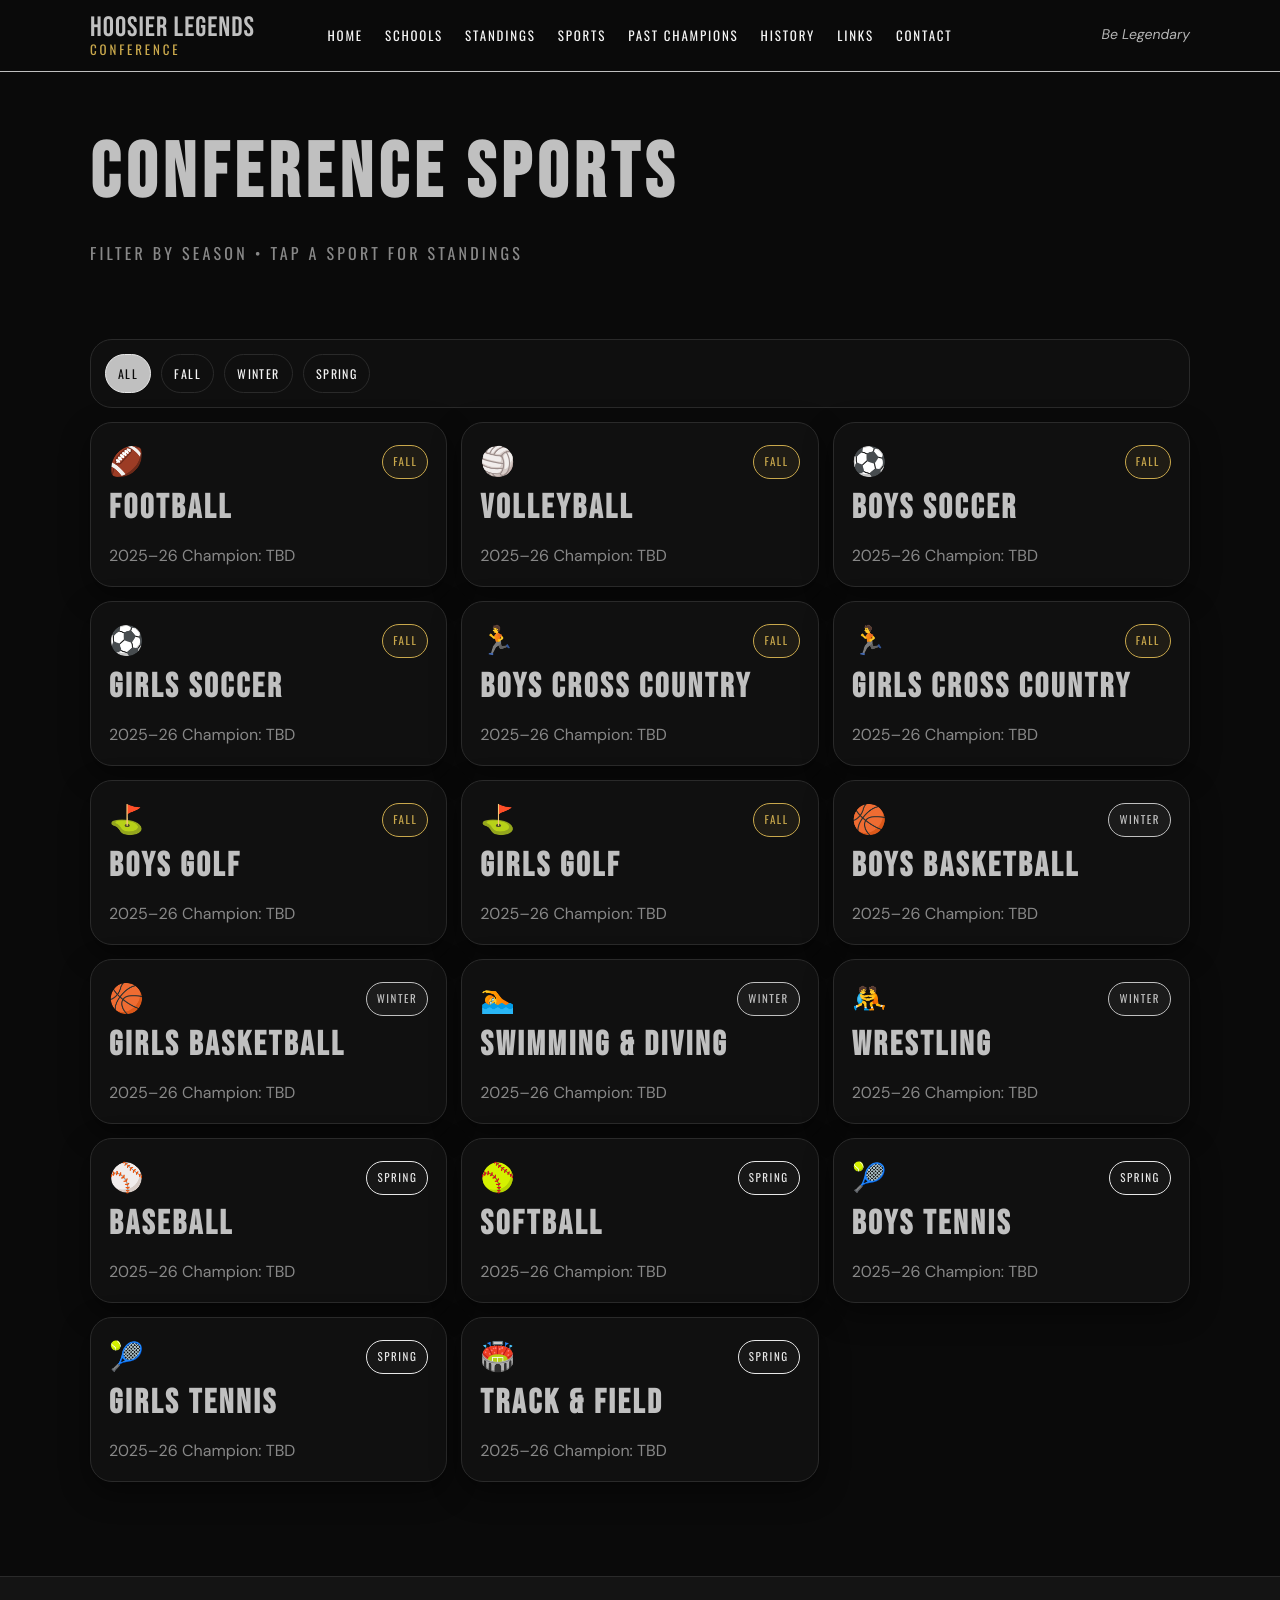
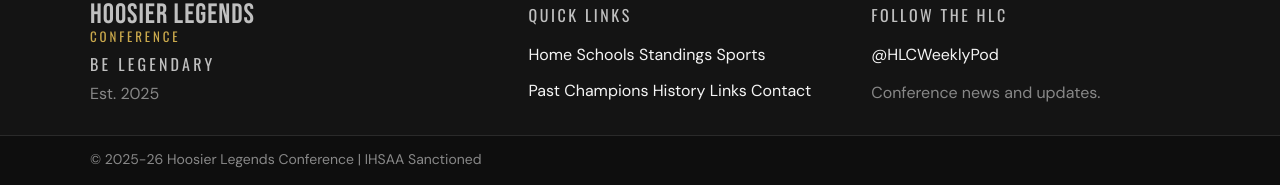
<file: sports.html>
<!doctype html>
<html lang="en">
  <head>
    <meta charset="utf-8" />
    <meta name="viewport" content="width=device-width, initial-scale=1" />
    <meta name="description" content="Sports sponsored by the Hoosier Legends Conference (HLC). Filter by season." />
    <title>Hoosier Legends Conference | Sports</title>
    <link rel="preconnect" href="https://fonts.googleapis.com" />
    <link rel="preconnect" href="https://fonts.gstatic.com" crossorigin />
    <link rel="stylesheet" href="./css/style.css" />
  </head>
  <body>
    <a class="skip-link" href="#main">Skip to content</a>

    <header class="site-header" data-site-header>
      <nav class="nav" aria-label="Primary">
        <div class="nav__inner">
          <a class="brand" href="./index.html" aria-label="Hoosier Legends Conference home">
            <span class="brand__top">HOOSIER LEGENDS</span>
            <span class="brand__bottom">CONFERENCE</span>
          </a>

          <button class="nav__toggle" type="button" aria-label="Open menu" aria-controls="mobile-menu" aria-expanded="false" data-nav-toggle>
            <span class="nav__toggle-lines" aria-hidden="true"></span>
          </button>

          <div class="nav__links" data-desktop-nav>
            <a class="nav__link" href="./index.html">Home</a>
            <a class="nav__link" href="./schools.html">Schools</a>
            <a class="nav__link" href="./standings.html">Standings</a>
            <a class="nav__link" href="./sports.html">Sports</a>
            <a class="nav__link" href="./champions.html">Past Champions</a>
            <a class="nav__link" href="./history.html">History</a>
            <a class="nav__link" href="./links.html">Links</a>
            <a class="nav__link" href="./contact.html">Contact</a>
          </div>

          <div class="nav__tagline" aria-hidden="true">Be Legendary</div>
        </div>
      </nav>

      <div class="mobile-menu" id="mobile-menu" data-mobile-menu aria-hidden="true">
        <div class="mobile-menu__panel" role="dialog" aria-modal="true" aria-label="Menu">
          <div class="mobile-menu__header">
            <div class="mobile-menu__title">MENU</div>
            <button class="mobile-menu__close" type="button" aria-label="Close menu" data-nav-close>Close</button>
          </div>
          <div class="mobile-menu__links">
            <a class="mobile-menu__link" href="./index.html">Home</a>
            <a class="mobile-menu__link" href="./schools.html">Schools</a>
            <a class="mobile-menu__link" href="./standings.html">Standings</a>
            <a class="mobile-menu__link" href="./sports.html">Sports</a>
            <a class="mobile-menu__link" href="./champions.html">Past Champions</a>
            <a class="mobile-menu__link" href="./history.html">History</a>
            <a class="mobile-menu__link" href="./links.html">Links</a>
            <a class="mobile-menu__link" href="./contact.html">Contact</a>
          </div>
          <div class="mobile-menu__footer">
            <div class="mobile-menu__motto">Be Legendary</div>
            <div class="mobile-menu__sub">IHSAA Sanctioned • Inaugural 2025–26</div>
          </div>
        </div>
        <button class="mobile-menu__backdrop" type="button" aria-label="Close menu" data-nav-backdrop></button>
      </div>
    </header>

    <main id="main">
      <section class="page-hero">
        <div class="container">
          <h1 class="page-title">CONFERENCE SPORTS</h1>
          <p class="page-subtitle">Filter by season • Tap a sport for standings</p>
        </div>
      </section>

      <section class="section">
        <div class="container" data-filters>
          <div class="filters" aria-label="Season filters">
            <button class="filter-btn is-active" type="button" data-filter="ALL">ALL</button>
            <button class="filter-btn" type="button" data-filter="FALL">FALL</button>
            <button class="filter-btn" type="button" data-filter="WINTER">WINTER</button>
            <button class="filter-btn" type="button" data-filter="SPRING">SPRING</button>
          </div>

          <div class="sport-grid">
            <a class="sport-card" href="./standings.html#football" data-sport-card data-season="FALL">
              <div class="sport-card__top">
                <div class="sport-card__emoji" aria-hidden="true">🏈</div>
                <span class="season-badge season-badge--fall">Fall</span>
              </div>
              <h2 class="sport-card__name">Football</h2>
              <div class="sport-card__meta">2025–26 Champion: TBD</div>
            </a>
            <a class="sport-card" href="./standings.html#volleyball" data-sport-card data-season="FALL">
              <div class="sport-card__top">
                <div class="sport-card__emoji" aria-hidden="true">🏐</div>
                <span class="season-badge season-badge--fall">Fall</span>
              </div>
              <h2 class="sport-card__name">Volleyball</h2>
              <div class="sport-card__meta">2025–26 Champion: TBD</div>
            </a>
            <a class="sport-card" href="./standings.html#boys-soccer" data-sport-card data-season="FALL">
              <div class="sport-card__top">
                <div class="sport-card__emoji" aria-hidden="true">⚽</div>
                <span class="season-badge season-badge--fall">Fall</span>
              </div>
              <h2 class="sport-card__name">Boys Soccer</h2>
              <div class="sport-card__meta">2025–26 Champion: TBD</div>
            </a>
            <a class="sport-card" href="./standings.html#girls-soccer" data-sport-card data-season="FALL">
              <div class="sport-card__top">
                <div class="sport-card__emoji" aria-hidden="true">⚽</div>
                <span class="season-badge season-badge--fall">Fall</span>
              </div>
              <h2 class="sport-card__name">Girls Soccer</h2>
              <div class="sport-card__meta">2025–26 Champion: TBD</div>
            </a>
            <a class="sport-card" href="./standings.html#cross-country" data-sport-card data-season="FALL">
              <div class="sport-card__top">
                <div class="sport-card__emoji" aria-hidden="true">🏃</div>
                <span class="season-badge season-badge--fall">Fall</span>
              </div>
              <h2 class="sport-card__name">Boys Cross Country</h2>
              <div class="sport-card__meta">2025–26 Champion: TBD</div>
            </a>
            <a class="sport-card" href="./standings.html#cross-country" data-sport-card data-season="FALL">
              <div class="sport-card__top">
                <div class="sport-card__emoji" aria-hidden="true">🏃</div>
                <span class="season-badge season-badge--fall">Fall</span>
              </div>
              <h2 class="sport-card__name">Girls Cross Country</h2>
              <div class="sport-card__meta">2025–26 Champion: TBD</div>
            </a>
            <a class="sport-card" href="./standings.html#boys-golf" data-sport-card data-season="FALL">
              <div class="sport-card__top">
                <div class="sport-card__emoji" aria-hidden="true">⛳</div>
                <span class="season-badge season-badge--fall">Fall</span>
              </div>
              <h2 class="sport-card__name">Boys Golf</h2>
              <div class="sport-card__meta">2025–26 Champion: TBD</div>
            </a>
            <a class="sport-card" href="./standings.html#girls-golf" data-sport-card data-season="FALL">
              <div class="sport-card__top">
                <div class="sport-card__emoji" aria-hidden="true">⛳</div>
                <span class="season-badge season-badge--fall">Fall</span>
              </div>
              <h2 class="sport-card__name">Girls Golf</h2>
              <div class="sport-card__meta">2025–26 Champion: TBD</div>
            </a>

            <a class="sport-card" href="./standings.html#boys-basketball" data-sport-card data-season="WINTER">
              <div class="sport-card__top">
                <div class="sport-card__emoji" aria-hidden="true">🏀</div>
                <span class="season-badge season-badge--winter">Winter</span>
              </div>
              <h2 class="sport-card__name">Boys Basketball</h2>
              <div class="sport-card__meta">2025–26 Champion: TBD</div>
            </a>
            <a class="sport-card" href="./standings.html#girls-basketball" data-sport-card data-season="WINTER">
              <div class="sport-card__top">
                <div class="sport-card__emoji" aria-hidden="true">🏀</div>
                <span class="season-badge season-badge--winter">Winter</span>
              </div>
              <h2 class="sport-card__name">Girls Basketball</h2>
              <div class="sport-card__meta">2025–26 Champion: TBD</div>
            </a>
            <a class="sport-card" href="./standings.html#swimming-diving" data-sport-card data-season="WINTER">
              <div class="sport-card__top">
                <div class="sport-card__emoji" aria-hidden="true">🏊</div>
                <span class="season-badge season-badge--winter">Winter</span>
              </div>
              <h2 class="sport-card__name">Swimming &amp; Diving</h2>
              <div class="sport-card__meta">2025–26 Champion: TBD</div>
            </a>
            <a class="sport-card" href="./standings.html#wrestling" data-sport-card data-season="WINTER">
              <div class="sport-card__top">
                <div class="sport-card__emoji" aria-hidden="true">🤼</div>
                <span class="season-badge season-badge--winter">Winter</span>
              </div>
              <h2 class="sport-card__name">Wrestling</h2>
              <div class="sport-card__meta">2025–26 Champion: TBD</div>
            </a>

            <a class="sport-card" href="./standings.html#baseball" data-sport-card data-season="SPRING">
              <div class="sport-card__top">
                <div class="sport-card__emoji" aria-hidden="true">⚾</div>
                <span class="season-badge season-badge--spring">Spring</span>
              </div>
              <h2 class="sport-card__name">Baseball</h2>
              <div class="sport-card__meta">2025–26 Champion: TBD</div>
            </a>
            <a class="sport-card" href="./standings.html#softball" data-sport-card data-season="SPRING">
              <div class="sport-card__top">
                <div class="sport-card__emoji" aria-hidden="true">🥎</div>
                <span class="season-badge season-badge--spring">Spring</span>
              </div>
              <h2 class="sport-card__name">Softball</h2>
              <div class="sport-card__meta">2025–26 Champion: TBD</div>
            </a>
            <a class="sport-card" href="./standings.html#boys-tennis" data-sport-card data-season="SPRING">
              <div class="sport-card__top">
                <div class="sport-card__emoji" aria-hidden="true">🎾</div>
                <span class="season-badge season-badge--spring">Spring</span>
              </div>
              <h2 class="sport-card__name">Boys Tennis</h2>
              <div class="sport-card__meta">2025–26 Champion: TBD</div>
            </a>
            <a class="sport-card" href="./standings.html#girls-tennis" data-sport-card data-season="SPRING">
              <div class="sport-card__top">
                <div class="sport-card__emoji" aria-hidden="true">🎾</div>
                <span class="season-badge season-badge--spring">Spring</span>
              </div>
              <h2 class="sport-card__name">Girls Tennis</h2>
              <div class="sport-card__meta">2025–26 Champion: TBD</div>
            </a>
            <a class="sport-card" href="./standings.html#track-field" data-sport-card data-season="SPRING">
              <div class="sport-card__top">
                <div class="sport-card__emoji" aria-hidden="true">🏟️</div>
                <span class="season-badge season-badge--spring">Spring</span>
              </div>
              <h2 class="sport-card__name">Track &amp; Field</h2>
              <div class="sport-card__meta">2025–26 Champion: TBD</div>
            </a>
          </div>
        </div>
      </section>
    </main>

    <footer class="footer" aria-label="Site footer">
      <div class="container">
        <div class="footer__grid">
          <div class="footer__brand">
            <div class="brand brand--footer" aria-label="Hoosier Legends Conference">
              <span class="brand__top">HOOSIER LEGENDS</span>
              <span class="brand__bottom">CONFERENCE</span>
            </div>
            <div class="footer__motto">Be Legendary</div>
            <div class="footer__est">Est. 2025</div>
          </div>

          <nav class="footer__nav" aria-label="Quick links">
            <div class="footer__title">Quick Links</div>
            <a class="footer__link" href="./index.html">Home</a>
            <a class="footer__link" href="./schools.html">Schools</a>
            <a class="footer__link" href="./standings.html">Standings</a>
            <a class="footer__link" href="./sports.html">Sports</a>
            <a class="footer__link" href="./champions.html">Past Champions</a>
            <a class="footer__link" href="./history.html">History</a>
            <a class="footer__link" href="./links.html">Links</a>
            <a class="footer__link" href="./contact.html">Contact</a>
          </nav>

          <div class="footer__follow">
            <div class="footer__title">Follow the HLC</div>
            <a class="footer__link" href="https://x.com/HLCWeeklyPod" target="_blank" rel="noopener noreferrer">@HLCWeeklyPod</a>
            <div class="footer__small">Conference news and updates.</div>
          </div>
        </div>
      </div>

      <div class="footer__bottom">
        <div class="container">
          © 2025-26 Hoosier Legends Conference | IHSAA Sanctioned
        </div>
      </div>
    </footer>

    <script src="./js/main.js"></script>
  </body>
</html>
</file>
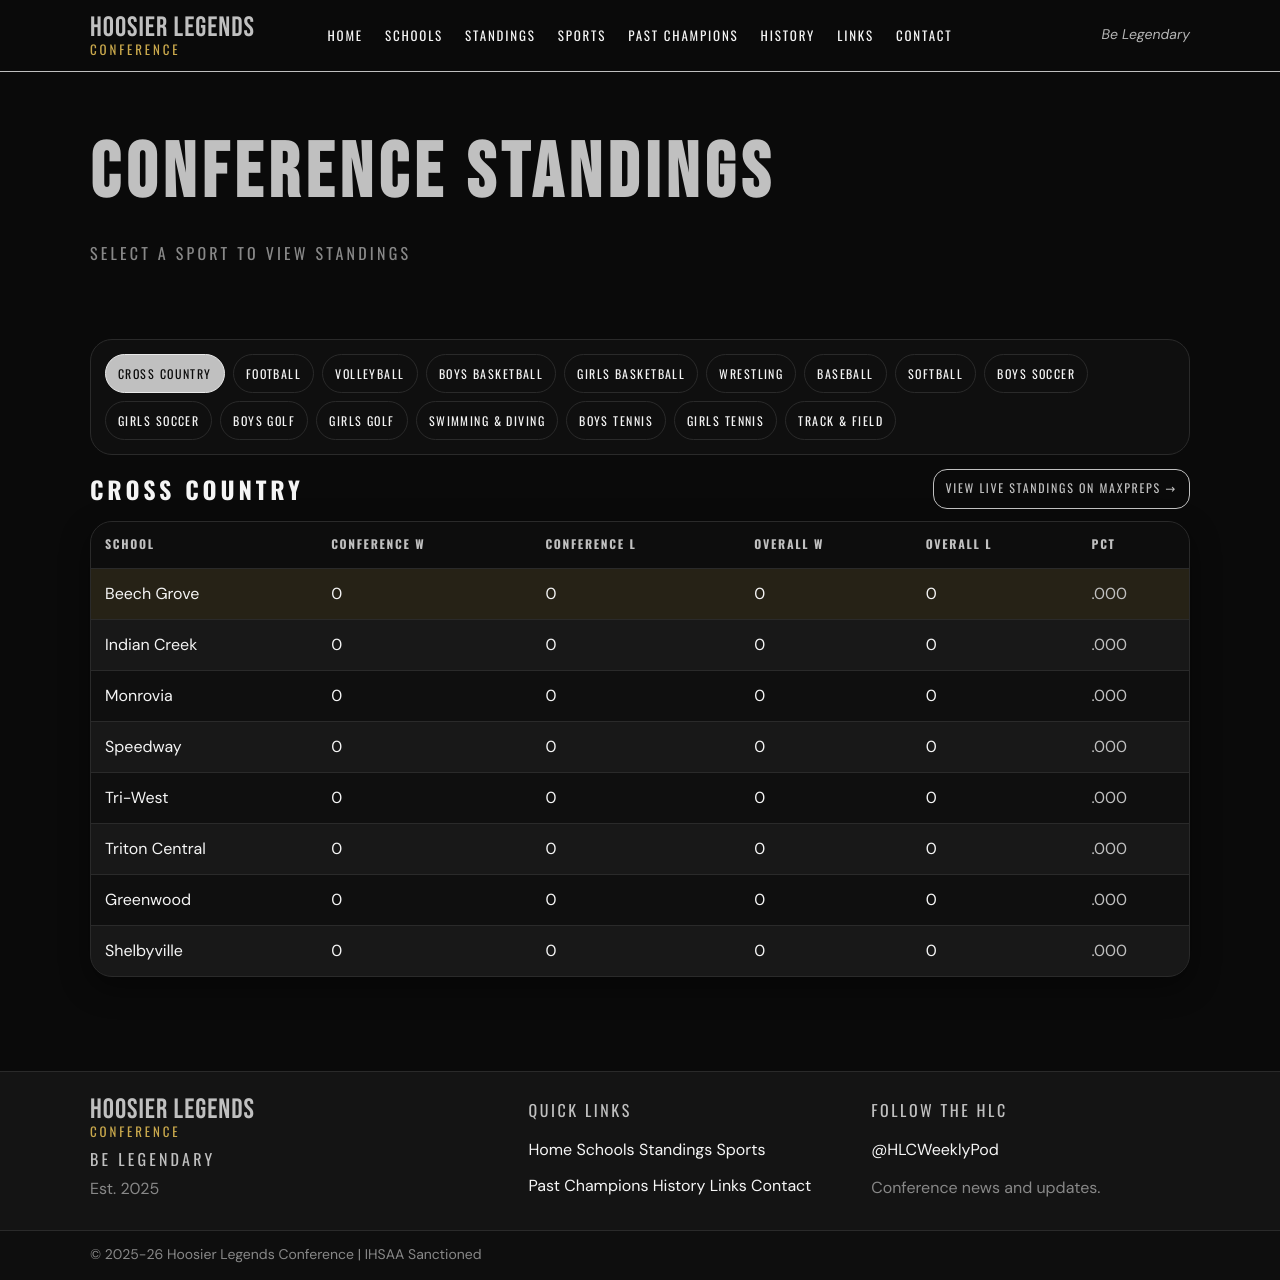
<file: standings.html>
<!doctype html>
<html lang="en">
  <head>
    <meta charset="utf-8" />
    <meta name="viewport" content="width=device-width, initial-scale=1" />
    <meta name="description" content="Hoosier Legends Conference (HLC) standings by sport. Live standings available on MaxPreps." />
    <title>Hoosier Legends Conference | Standings</title>
    <link rel="preconnect" href="https://fonts.googleapis.com" />
    <link rel="preconnect" href="https://fonts.gstatic.com" crossorigin />
    <link rel="stylesheet" href="./css/style.css" />
  </head>
  <body>
    <a class="skip-link" href="#main">Skip to content</a>

    <header class="site-header" data-site-header>
      <nav class="nav" aria-label="Primary">
        <div class="nav__inner">
          <a class="brand" href="./index.html" aria-label="Hoosier Legends Conference home">
            <span class="brand__top">HOOSIER LEGENDS</span>
            <span class="brand__bottom">CONFERENCE</span>
          </a>

          <button class="nav__toggle" type="button" aria-label="Open menu" aria-controls="mobile-menu" aria-expanded="false" data-nav-toggle>
            <span class="nav__toggle-lines" aria-hidden="true"></span>
          </button>

          <div class="nav__links" data-desktop-nav>
            <a class="nav__link" href="./index.html">Home</a>
            <a class="nav__link" href="./schools.html">Schools</a>
            <a class="nav__link" href="./standings.html">Standings</a>
            <a class="nav__link" href="./sports.html">Sports</a>
            <a class="nav__link" href="./champions.html">Past Champions</a>
            <a class="nav__link" href="./history.html">History</a>
            <a class="nav__link" href="./links.html">Links</a>
            <a class="nav__link" href="./contact.html">Contact</a>
          </div>

          <div class="nav__tagline" aria-hidden="true">Be Legendary</div>
        </div>
      </nav>

      <div class="mobile-menu" id="mobile-menu" data-mobile-menu aria-hidden="true">
        <div class="mobile-menu__panel" role="dialog" aria-modal="true" aria-label="Menu">
          <div class="mobile-menu__header">
            <div class="mobile-menu__title">MENU</div>
            <button class="mobile-menu__close" type="button" aria-label="Close menu" data-nav-close>Close</button>
          </div>
          <div class="mobile-menu__links">
            <a class="mobile-menu__link" href="./index.html">Home</a>
            <a class="mobile-menu__link" href="./schools.html">Schools</a>
            <a class="mobile-menu__link" href="./standings.html">Standings</a>
            <a class="mobile-menu__link" href="./sports.html">Sports</a>
            <a class="mobile-menu__link" href="./champions.html">Past Champions</a>
            <a class="mobile-menu__link" href="./history.html">History</a>
            <a class="mobile-menu__link" href="./links.html">Links</a>
            <a class="mobile-menu__link" href="./contact.html">Contact</a>
          </div>
          <div class="mobile-menu__footer">
            <div class="mobile-menu__motto">Be Legendary</div>
            <div class="mobile-menu__sub">IHSAA Sanctioned • Inaugural 2025–26</div>
          </div>
        </div>
        <button class="mobile-menu__backdrop" type="button" aria-label="Close menu" data-nav-backdrop></button>
      </div>
    </header>

    <main id="main">
      <section class="page-hero">
        <div class="container">
          <h1 class="page-title">CONFERENCE STANDINGS</h1>
          <p class="page-subtitle">Select a sport to view standings</p>
        </div>
      </section>

      <section class="section">
        <div class="container" data-tabs>
          <div class="tabs" role="tablist" aria-label="Sports standings tabs">
            <button class="tab is-active" type="button" role="tab" aria-selected="true" tabindex="0" data-tab="cross-country">Cross Country</button>
            <button class="tab" type="button" role="tab" aria-selected="false" tabindex="-1" data-tab="football">Football</button>
            <button class="tab" type="button" role="tab" aria-selected="false" tabindex="-1" data-tab="volleyball">Volleyball</button>
            <button class="tab" type="button" role="tab" aria-selected="false" tabindex="-1" data-tab="boys-basketball">Boys Basketball</button>
            <button class="tab" type="button" role="tab" aria-selected="false" tabindex="-1" data-tab="girls-basketball">Girls Basketball</button>
            <button class="tab" type="button" role="tab" aria-selected="false" tabindex="-1" data-tab="wrestling">Wrestling</button>
            <button class="tab" type="button" role="tab" aria-selected="false" tabindex="-1" data-tab="baseball">Baseball</button>
            <button class="tab" type="button" role="tab" aria-selected="false" tabindex="-1" data-tab="softball">Softball</button>
            <button class="tab" type="button" role="tab" aria-selected="false" tabindex="-1" data-tab="boys-soccer">Boys Soccer</button>
            <button class="tab" type="button" role="tab" aria-selected="false" tabindex="-1" data-tab="girls-soccer">Girls Soccer</button>
            <button class="tab" type="button" role="tab" aria-selected="false" tabindex="-1" data-tab="boys-golf">Boys Golf</button>
            <button class="tab" type="button" role="tab" aria-selected="false" tabindex="-1" data-tab="girls-golf">Girls Golf</button>
            <button class="tab" type="button" role="tab" aria-selected="false" tabindex="-1" data-tab="swimming-diving">Swimming &amp; Diving</button>
            <button class="tab" type="button" role="tab" aria-selected="false" tabindex="-1" data-tab="boys-tennis">Boys Tennis</button>
            <button class="tab" type="button" role="tab" aria-selected="false" tabindex="-1" data-tab="girls-tennis">Girls Tennis</button>
            <button class="tab" type="button" role="tab" aria-selected="false" tabindex="-1" data-tab="track-field">Track &amp; Field</button>
          </div>

          <div class="tabpanels" aria-live="polite">
            <section class="panel is-active" data-panel="cross-country" aria-hidden="false">
              <div class="panel__top">
                <h2 class="panel__title">Cross Country</h2>
                <a class="btn-link" href="https://www.maxpreps.com/in/cross-country/conference/hoosier-legends/" target="_blank" rel="noopener noreferrer">View Live Standings on MaxPreps →</a>
              </div>
              <div class="table-wrap">
                <table>
                  <thead>
                    <tr>
                      <th>School</th>
                      <th>Conference W</th>
                      <th>Conference L</th>
                      <th>Overall W</th>
                      <th>Overall L</th>
                      <th>PCT</th>
                    </tr>
                  </thead>
                  <tbody>
                    <tr class="is-leader"><td>Beech Grove</td><td>0</td><td>0</td><td>0</td><td>0</td><td class="pct">.000</td></tr>
                    <tr><td>Indian Creek</td><td>0</td><td>0</td><td>0</td><td>0</td><td class="pct">.000</td></tr>
                    <tr><td>Monrovia</td><td>0</td><td>0</td><td>0</td><td>0</td><td class="pct">.000</td></tr>
                    <tr><td>Speedway</td><td>0</td><td>0</td><td>0</td><td>0</td><td class="pct">.000</td></tr>
                    <tr><td>Tri-West</td><td>0</td><td>0</td><td>0</td><td>0</td><td class="pct">.000</td></tr>
                    <tr><td>Triton Central</td><td>0</td><td>0</td><td>0</td><td>0</td><td class="pct">.000</td></tr>
                    <tr><td>Greenwood</td><td>0</td><td>0</td><td>0</td><td>0</td><td class="pct">.000</td></tr>
                    <tr><td>Shelbyville</td><td>0</td><td>0</td><td>0</td><td>0</td><td class="pct">.000</td></tr>
                  </tbody>
                </table>
              </div>
            </section>

            <section class="panel" data-panel="football" aria-hidden="true">
              <div class="panel__top">
                <h2 class="panel__title">Football</h2>
                <a class="btn-link" href="https://www.maxpreps.com/in/football/conference/hoosier-legends/" target="_blank" rel="noopener noreferrer">View Live Standings on MaxPreps →</a>
              </div>
              <div class="table-wrap">
                <table>
                  <thead>
                    <tr>
                      <th>School</th>
                      <th>Conference W</th>
                      <th>Conference L</th>
                      <th>Overall W</th>
                      <th>Overall L</th>
                      <th>PCT</th>
                    </tr>
                  </thead>
                  <tbody>
                    <tr class="is-leader"><td>Beech Grove</td><td>0</td><td>0</td><td>0</td><td>0</td><td class="pct">.000</td></tr>
                    <tr><td>Indian Creek</td><td>0</td><td>0</td><td>0</td><td>0</td><td class="pct">.000</td></tr>
                    <tr><td>Monrovia</td><td>0</td><td>0</td><td>0</td><td>0</td><td class="pct">.000</td></tr>
                    <tr><td>Speedway</td><td>0</td><td>0</td><td>0</td><td>0</td><td class="pct">.000</td></tr>
                    <tr><td>Tri-West</td><td>0</td><td>0</td><td>0</td><td>0</td><td class="pct">.000</td></tr>
                    <tr><td>Triton Central</td><td>0</td><td>0</td><td>0</td><td>0</td><td class="pct">.000</td></tr>
                    <tr><td>Greenwood</td><td>0</td><td>0</td><td>0</td><td>0</td><td class="pct">.000</td></tr>
                    <tr><td>Shelbyville</td><td>0</td><td>0</td><td>0</td><td>0</td><td class="pct">.000</td></tr>
                  </tbody>
                </table>
              </div>
            </section>

            <section class="panel" data-panel="volleyball" aria-hidden="true">
              <div class="panel__top">
                <h2 class="panel__title">Volleyball</h2>
                <a class="btn-link" href="https://www.maxpreps.com/in/volleyball/conference/hoosier-legends/" target="_blank" rel="noopener noreferrer">View Live Standings on MaxPreps →</a>
              </div>
              <div class="table-wrap">
                <table>
                  <thead>
                    <tr>
                      <th>School</th>
                      <th>Conference W</th>
                      <th>Conference L</th>
                      <th>Overall W</th>
                      <th>Overall L</th>
                      <th>PCT</th>
                    </tr>
                  </thead>
                  <tbody>
                    <tr class="is-leader"><td>Beech Grove</td><td>0</td><td>0</td><td>0</td><td>0</td><td class="pct">.000</td></tr>
                    <tr><td>Indian Creek</td><td>0</td><td>0</td><td>0</td><td>0</td><td class="pct">.000</td></tr>
                    <tr><td>Monrovia</td><td>0</td><td>0</td><td>0</td><td>0</td><td class="pct">.000</td></tr>
                    <tr><td>Speedway</td><td>0</td><td>0</td><td>0</td><td>0</td><td class="pct">.000</td></tr>
                    <tr><td>Tri-West</td><td>0</td><td>0</td><td>0</td><td>0</td><td class="pct">.000</td></tr>
                    <tr><td>Triton Central</td><td>0</td><td>0</td><td>0</td><td>0</td><td class="pct">.000</td></tr>
                    <tr><td>Greenwood</td><td>0</td><td>0</td><td>0</td><td>0</td><td class="pct">.000</td></tr>
                    <tr><td>Shelbyville</td><td>0</td><td>0</td><td>0</td><td>0</td><td class="pct">.000</td></tr>
                  </tbody>
                </table>
              </div>
            </section>

            <section class="panel" data-panel="boys-basketball" aria-hidden="true">
              <div class="panel__top">
                <h2 class="panel__title">Boys Basketball</h2>
                <a class="btn-link" href="https://www.maxpreps.com/in/basketball/conference/hoosier-legends/" target="_blank" rel="noopener noreferrer">View Live Standings on MaxPreps →</a>
              </div>
              <div class="table-wrap">
                <table>
                  <thead>
                    <tr>
                      <th>School</th>
                      <th>Conference W</th>
                      <th>Conference L</th>
                      <th>Overall W</th>
                      <th>Overall L</th>
                      <th>PCT</th>
                    </tr>
                  </thead>
                  <tbody>
                    <tr class="is-leader"><td>Beech Grove</td><td>0</td><td>0</td><td>0</td><td>0</td><td class="pct">.000</td></tr>
                    <tr><td>Indian Creek</td><td>0</td><td>0</td><td>0</td><td>0</td><td class="pct">.000</td></tr>
                    <tr><td>Monrovia</td><td>0</td><td>0</td><td>0</td><td>0</td><td class="pct">.000</td></tr>
                    <tr><td>Speedway</td><td>0</td><td>0</td><td>0</td><td>0</td><td class="pct">.000</td></tr>
                    <tr><td>Tri-West</td><td>0</td><td>0</td><td>0</td><td>0</td><td class="pct">.000</td></tr>
                    <tr><td>Triton Central</td><td>0</td><td>0</td><td>0</td><td>0</td><td class="pct">.000</td></tr>
                    <tr><td>Greenwood</td><td>0</td><td>0</td><td>0</td><td>0</td><td class="pct">.000</td></tr>
                    <tr><td>Shelbyville</td><td>0</td><td>0</td><td>0</td><td>0</td><td class="pct">.000</td></tr>
                  </tbody>
                </table>
              </div>
            </section>

            <section class="panel" data-panel="girls-basketball" aria-hidden="true">
              <div class="panel__top">
                <h2 class="panel__title">Girls Basketball</h2>
                <a class="btn-link" href="https://www.maxpreps.com/in/basketball/conference/hoosier-legends/" target="_blank" rel="noopener noreferrer">View Live Standings on MaxPreps →</a>
              </div>
              <div class="table-wrap">
                <table>
                  <thead>
                    <tr>
                      <th>School</th>
                      <th>Conference W</th>
                      <th>Conference L</th>
                      <th>Overall W</th>
                      <th>Overall L</th>
                      <th>PCT</th>
                    </tr>
                  </thead>
                  <tbody>
                    <tr class="is-leader"><td>Beech Grove</td><td>0</td><td>0</td><td>0</td><td>0</td><td class="pct">.000</td></tr>
                    <tr><td>Indian Creek</td><td>0</td><td>0</td><td>0</td><td>0</td><td class="pct">.000</td></tr>
                    <tr><td>Monrovia</td><td>0</td><td>0</td><td>0</td><td>0</td><td class="pct">.000</td></tr>
                    <tr><td>Speedway</td><td>0</td><td>0</td><td>0</td><td>0</td><td class="pct">.000</td></tr>
                    <tr><td>Tri-West</td><td>0</td><td>0</td><td>0</td><td>0</td><td class="pct">.000</td></tr>
                    <tr><td>Triton Central</td><td>0</td><td>0</td><td>0</td><td>0</td><td class="pct">.000</td></tr>
                    <tr><td>Greenwood</td><td>0</td><td>0</td><td>0</td><td>0</td><td class="pct">.000</td></tr>
                    <tr><td>Shelbyville</td><td>0</td><td>0</td><td>0</td><td>0</td><td class="pct">.000</td></tr>
                  </tbody>
                </table>
              </div>
            </section>

            <section class="panel" data-panel="wrestling" aria-hidden="true">
              <div class="panel__top">
                <h2 class="panel__title">Wrestling</h2>
                <a class="btn-link" href="https://www.maxpreps.com/in/wrestling/conference/hoosier-legends/" target="_blank" rel="noopener noreferrer">View Live Standings on MaxPreps →</a>
              </div>
              <div class="table-wrap">
                <table>
                  <thead>
                    <tr>
                      <th>School</th>
                      <th>Conference W</th>
                      <th>Conference L</th>
                      <th>Overall W</th>
                      <th>Overall L</th>
                      <th>PCT</th>
                    </tr>
                  </thead>
                  <tbody>
                    <tr class="is-leader"><td>Beech Grove</td><td>0</td><td>0</td><td>0</td><td>0</td><td class="pct">.000</td></tr>
                    <tr><td>Indian Creek</td><td>0</td><td>0</td><td>0</td><td>0</td><td class="pct">.000</td></tr>
                    <tr><td>Monrovia</td><td>0</td><td>0</td><td>0</td><td>0</td><td class="pct">.000</td></tr>
                    <tr><td>Speedway</td><td>0</td><td>0</td><td>0</td><td>0</td><td class="pct">.000</td></tr>
                    <tr><td>Tri-West</td><td>0</td><td>0</td><td>0</td><td>0</td><td class="pct">.000</td></tr>
                    <tr><td>Triton Central</td><td>0</td><td>0</td><td>0</td><td>0</td><td class="pct">.000</td></tr>
                    <tr><td>Greenwood</td><td>0</td><td>0</td><td>0</td><td>0</td><td class="pct">.000</td></tr>
                    <tr><td>Shelbyville</td><td>0</td><td>0</td><td>0</td><td>0</td><td class="pct">.000</td></tr>
                  </tbody>
                </table>
              </div>
            </section>

            <section class="panel" data-panel="baseball" aria-hidden="true">
              <div class="panel__top">
                <h2 class="panel__title">Baseball</h2>
                <a class="btn-link" href="https://www.maxpreps.com/in/baseball/conference/hoosier-legends/" target="_blank" rel="noopener noreferrer">View Live Standings on MaxPreps →</a>
              </div>
              <div class="table-wrap">
                <table>
                  <thead>
                    <tr>
                      <th>School</th>
                      <th>Conference W</th>
                      <th>Conference L</th>
                      <th>Overall W</th>
                      <th>Overall L</th>
                      <th>PCT</th>
                    </tr>
                  </thead>
                  <tbody>
                    <tr class="is-leader"><td>Beech Grove</td><td>0</td><td>0</td><td>0</td><td>0</td><td class="pct">.000</td></tr>
                    <tr><td>Indian Creek</td><td>0</td><td>0</td><td>0</td><td>0</td><td class="pct">.000</td></tr>
                    <tr><td>Monrovia</td><td>0</td><td>0</td><td>0</td><td>0</td><td class="pct">.000</td></tr>
                    <tr><td>Speedway</td><td>0</td><td>0</td><td>0</td><td>0</td><td class="pct">.000</td></tr>
                    <tr><td>Tri-West</td><td>0</td><td>0</td><td>0</td><td>0</td><td class="pct">.000</td></tr>
                    <tr><td>Triton Central</td><td>0</td><td>0</td><td>0</td><td>0</td><td class="pct">.000</td></tr>
                    <tr><td>Greenwood</td><td>0</td><td>0</td><td>0</td><td>0</td><td class="pct">.000</td></tr>
                    <tr><td>Shelbyville</td><td>0</td><td>0</td><td>0</td><td>0</td><td class="pct">.000</td></tr>
                  </tbody>
                </table>
              </div>
            </section>

            <section class="panel" data-panel="softball" aria-hidden="true">
              <div class="panel__top">
                <h2 class="panel__title">Softball</h2>
                <a class="btn-link" href="https://www.maxpreps.com/in/softball/conference/hoosier-legends/" target="_blank" rel="noopener noreferrer">View Live Standings on MaxPreps →</a>
              </div>
              <div class="table-wrap">
                <table>
                  <thead>
                    <tr>
                      <th>School</th>
                      <th>Conference W</th>
                      <th>Conference L</th>
                      <th>Overall W</th>
                      <th>Overall L</th>
                      <th>PCT</th>
                    </tr>
                  </thead>
                  <tbody>
                    <tr class="is-leader"><td>Beech Grove</td><td>0</td><td>0</td><td>0</td><td>0</td><td class="pct">.000</td></tr>
                    <tr><td>Indian Creek</td><td>0</td><td>0</td><td>0</td><td>0</td><td class="pct">.000</td></tr>
                    <tr><td>Monrovia</td><td>0</td><td>0</td><td>0</td><td>0</td><td class="pct">.000</td></tr>
                    <tr><td>Speedway</td><td>0</td><td>0</td><td>0</td><td>0</td><td class="pct">.000</td></tr>
                    <tr><td>Tri-West</td><td>0</td><td>0</td><td>0</td><td>0</td><td class="pct">.000</td></tr>
                    <tr><td>Triton Central</td><td>0</td><td>0</td><td>0</td><td>0</td><td class="pct">.000</td></tr>
                    <tr><td>Greenwood</td><td>0</td><td>0</td><td>0</td><td>0</td><td class="pct">.000</td></tr>
                    <tr><td>Shelbyville</td><td>0</td><td>0</td><td>0</td><td>0</td><td class="pct">.000</td></tr>
                  </tbody>
                </table>
              </div>
            </section>

            <section class="panel" data-panel="boys-soccer" aria-hidden="true">
              <div class="panel__top">
                <h2 class="panel__title">Boys Soccer</h2>
                <a class="btn-link" href="https://www.maxpreps.com/in/soccer/conference/hoosier-legends/" target="_blank" rel="noopener noreferrer">View Live Standings on MaxPreps →</a>
              </div>
              <div class="table-wrap">
                <table>
                  <thead>
                    <tr>
                      <th>School</th>
                      <th>Conference W</th>
                      <th>Conference L</th>
                      <th>Overall W</th>
                      <th>Overall L</th>
                      <th>PCT</th>
                    </tr>
                  </thead>
                  <tbody>
                    <tr class="is-leader"><td>Beech Grove</td><td>0</td><td>0</td><td>0</td><td>0</td><td class="pct">.000</td></tr>
                    <tr><td>Indian Creek</td><td>0</td><td>0</td><td>0</td><td>0</td><td class="pct">.000</td></tr>
                    <tr><td>Monrovia</td><td>0</td><td>0</td><td>0</td><td>0</td><td class="pct">.000</td></tr>
                    <tr><td>Speedway</td><td>0</td><td>0</td><td>0</td><td>0</td><td class="pct">.000</td></tr>
                    <tr><td>Tri-West</td><td>0</td><td>0</td><td>0</td><td>0</td><td class="pct">.000</td></tr>
                    <tr><td>Triton Central</td><td>0</td><td>0</td><td>0</td><td>0</td><td class="pct">.000</td></tr>
                    <tr><td>Greenwood</td><td>0</td><td>0</td><td>0</td><td>0</td><td class="pct">.000</td></tr>
                    <tr><td>Shelbyville</td><td>0</td><td>0</td><td>0</td><td>0</td><td class="pct">.000</td></tr>
                  </tbody>
                </table>
              </div>
            </section>

            <section class="panel" data-panel="girls-soccer" aria-hidden="true">
              <div class="panel__top">
                <h2 class="panel__title">Girls Soccer</h2>
                <a class="btn-link" href="https://www.maxpreps.com/in/soccer/conference/hoosier-legends/" target="_blank" rel="noopener noreferrer">View Live Standings on MaxPreps →</a>
              </div>
              <div class="table-wrap">
                <table>
                  <thead>
                    <tr>
                      <th>School</th>
                      <th>Conference W</th>
                      <th>Conference L</th>
                      <th>Overall W</th>
                      <th>Overall L</th>
                      <th>PCT</th>
                    </tr>
                  </thead>
                  <tbody>
                    <tr class="is-leader"><td>Beech Grove</td><td>0</td><td>0</td><td>0</td><td>0</td><td class="pct">.000</td></tr>
                    <tr><td>Indian Creek</td><td>0</td><td>0</td><td>0</td><td>0</td><td class="pct">.000</td></tr>
                    <tr><td>Monrovia</td><td>0</td><td>0</td><td>0</td><td>0</td><td class="pct">.000</td></tr>
                    <tr><td>Speedway</td><td>0</td><td>0</td><td>0</td><td>0</td><td class="pct">.000</td></tr>
                    <tr><td>Tri-West</td><td>0</td><td>0</td><td>0</td><td>0</td><td class="pct">.000</td></tr>
                    <tr><td>Triton Central</td><td>0</td><td>0</td><td>0</td><td>0</td><td class="pct">.000</td></tr>
                    <tr><td>Greenwood</td><td>0</td><td>0</td><td>0</td><td>0</td><td class="pct">.000</td></tr>
                    <tr><td>Shelbyville</td><td>0</td><td>0</td><td>0</td><td>0</td><td class="pct">.000</td></tr>
                  </tbody>
                </table>
              </div>
            </section>

            <section class="panel" data-panel="boys-golf" aria-hidden="true">
              <div class="panel__top">
                <h2 class="panel__title">Boys Golf</h2>
                <a class="btn-link" href="https://www.maxpreps.com/in/golf/conference/hoosier-legends/" target="_blank" rel="noopener noreferrer">View Live Standings on MaxPreps →</a>
              </div>
              <div class="table-wrap">
                <table>
                  <thead>
                    <tr>
                      <th>School</th>
                      <th>Conference W</th>
                      <th>Conference L</th>
                      <th>Overall W</th>
                      <th>Overall L</th>
                      <th>PCT</th>
                    </tr>
                  </thead>
                  <tbody>
                    <tr class="is-leader"><td>Beech Grove</td><td>0</td><td>0</td><td>0</td><td>0</td><td class="pct">.000</td></tr>
                    <tr><td>Indian Creek</td><td>0</td><td>0</td><td>0</td><td>0</td><td class="pct">.000</td></tr>
                    <tr><td>Monrovia</td><td>0</td><td>0</td><td>0</td><td>0</td><td class="pct">.000</td></tr>
                    <tr><td>Speedway</td><td>0</td><td>0</td><td>0</td><td>0</td><td class="pct">.000</td></tr>
                    <tr><td>Tri-West</td><td>0</td><td>0</td><td>0</td><td>0</td><td class="pct">.000</td></tr>
                    <tr><td>Triton Central</td><td>0</td><td>0</td><td>0</td><td>0</td><td class="pct">.000</td></tr>
                    <tr><td>Greenwood</td><td>0</td><td>0</td><td>0</td><td>0</td><td class="pct">.000</td></tr>
                    <tr><td>Shelbyville</td><td>0</td><td>0</td><td>0</td><td>0</td><td class="pct">.000</td></tr>
                  </tbody>
                </table>
              </div>
            </section>

            <section class="panel" data-panel="girls-golf" aria-hidden="true">
              <div class="panel__top">
                <h2 class="panel__title">Girls Golf</h2>
                <a class="btn-link" href="https://www.maxpreps.com/in/golf/conference/hoosier-legends/" target="_blank" rel="noopener noreferrer">View Live Standings on MaxPreps →</a>
              </div>
              <div class="table-wrap">
                <table>
                  <thead>
                    <tr>
                      <th>School</th>
                      <th>Conference W</th>
                      <th>Conference L</th>
                      <th>Overall W</th>
                      <th>Overall L</th>
                      <th>PCT</th>
                    </tr>
                  </thead>
                  <tbody>
                    <tr class="is-leader"><td>Beech Grove</td><td>0</td><td>0</td><td>0</td><td>0</td><td class="pct">.000</td></tr>
                    <tr><td>Indian Creek</td><td>0</td><td>0</td><td>0</td><td>0</td><td class="pct">.000</td></tr>
                    <tr><td>Monrovia</td><td>0</td><td>0</td><td>0</td><td>0</td><td class="pct">.000</td></tr>
                    <tr><td>Speedway</td><td>0</td><td>0</td><td>0</td><td>0</td><td class="pct">.000</td></tr>
                    <tr><td>Tri-West</td><td>0</td><td>0</td><td>0</td><td>0</td><td class="pct">.000</td></tr>
                    <tr><td>Triton Central</td><td>0</td><td>0</td><td>0</td><td>0</td><td class="pct">.000</td></tr>
                    <tr><td>Greenwood</td><td>0</td><td>0</td><td>0</td><td>0</td><td class="pct">.000</td></tr>
                    <tr><td>Shelbyville</td><td>0</td><td>0</td><td>0</td><td>0</td><td class="pct">.000</td></tr>
                  </tbody>
                </table>
              </div>
            </section>

            <section class="panel" data-panel="swimming-diving" aria-hidden="true">
              <div class="panel__top">
                <h2 class="panel__title">Swimming &amp; Diving</h2>
                <a class="btn-link" href="https://www.maxpreps.com/in/swimming-diving/conference/hoosier-legends/" target="_blank" rel="noopener noreferrer">View Live Standings on MaxPreps →</a>
              </div>
              <div class="table-wrap">
                <table>
                  <thead>
                    <tr>
                      <th>School</th>
                      <th>Conference W</th>
                      <th>Conference L</th>
                      <th>Overall W</th>
                      <th>Overall L</th>
                      <th>PCT</th>
                    </tr>
                  </thead>
                  <tbody>
                    <tr class="is-leader"><td>Beech Grove</td><td>0</td><td>0</td><td>0</td><td>0</td><td class="pct">.000</td></tr>
                    <tr><td>Indian Creek</td><td>0</td><td>0</td><td>0</td><td>0</td><td class="pct">.000</td></tr>
                    <tr><td>Monrovia</td><td>0</td><td>0</td><td>0</td><td>0</td><td class="pct">.000</td></tr>
                    <tr><td>Speedway</td><td>0</td><td>0</td><td>0</td><td>0</td><td class="pct">.000</td></tr>
                    <tr><td>Tri-West</td><td>0</td><td>0</td><td>0</td><td>0</td><td class="pct">.000</td></tr>
                    <tr><td>Triton Central</td><td>0</td><td>0</td><td>0</td><td>0</td><td class="pct">.000</td></tr>
                    <tr><td>Greenwood</td><td>0</td><td>0</td><td>0</td><td>0</td><td class="pct">.000</td></tr>
                    <tr><td>Shelbyville</td><td>0</td><td>0</td><td>0</td><td>0</td><td class="pct">.000</td></tr>
                  </tbody>
                </table>
              </div>
            </section>

            <section class="panel" data-panel="boys-tennis" aria-hidden="true">
              <div class="panel__top">
                <h2 class="panel__title">Boys Tennis</h2>
                <a class="btn-link" href="https://www.maxpreps.com/in/tennis/conference/hoosier-legends/" target="_blank" rel="noopener noreferrer">View Live Standings on MaxPreps →</a>
              </div>
              <div class="table-wrap">
                <table>
                  <thead>
                    <tr>
                      <th>School</th>
                      <th>Conference W</th>
                      <th>Conference L</th>
                      <th>Overall W</th>
                      <th>Overall L</th>
                      <th>PCT</th>
                    </tr>
                  </thead>
                  <tbody>
                    <tr class="is-leader"><td>Beech Grove</td><td>0</td><td>0</td><td>0</td><td>0</td><td class="pct">.000</td></tr>
                    <tr><td>Indian Creek</td><td>0</td><td>0</td><td>0</td><td>0</td><td class="pct">.000</td></tr>
                    <tr><td>Monrovia</td><td>0</td><td>0</td><td>0</td><td>0</td><td class="pct">.000</td></tr>
                    <tr><td>Speedway</td><td>0</td><td>0</td><td>0</td><td>0</td><td class="pct">.000</td></tr>
                    <tr><td>Tri-West</td><td>0</td><td>0</td><td>0</td><td>0</td><td class="pct">.000</td></tr>
                    <tr><td>Triton Central</td><td>0</td><td>0</td><td>0</td><td>0</td><td class="pct">.000</td></tr>
                    <tr><td>Greenwood</td><td>0</td><td>0</td><td>0</td><td>0</td><td class="pct">.000</td></tr>
                    <tr><td>Shelbyville</td><td>0</td><td>0</td><td>0</td><td>0</td><td class="pct">.000</td></tr>
                  </tbody>
                </table>
              </div>
            </section>

            <section class="panel" data-panel="girls-tennis" aria-hidden="true">
              <div class="panel__top">
                <h2 class="panel__title">Girls Tennis</h2>
                <a class="btn-link" href="https://www.maxpreps.com/in/tennis/conference/hoosier-legends/" target="_blank" rel="noopener noreferrer">View Live Standings on MaxPreps →</a>
              </div>
              <div class="table-wrap">
                <table>
                  <thead>
                    <tr>
                      <th>School</th>
                      <th>Conference W</th>
                      <th>Conference L</th>
                      <th>Overall W</th>
                      <th>Overall L</th>
                      <th>PCT</th>
                    </tr>
                  </thead>
                  <tbody>
                    <tr class="is-leader"><td>Beech Grove</td><td>0</td><td>0</td><td>0</td><td>0</td><td class="pct">.000</td></tr>
                    <tr><td>Indian Creek</td><td>0</td><td>0</td><td>0</td><td>0</td><td class="pct">.000</td></tr>
                    <tr><td>Monrovia</td><td>0</td><td>0</td><td>0</td><td>0</td><td class="pct">.000</td></tr>
                    <tr><td>Speedway</td><td>0</td><td>0</td><td>0</td><td>0</td><td class="pct">.000</td></tr>
                    <tr><td>Tri-West</td><td>0</td><td>0</td><td>0</td><td>0</td><td class="pct">.000</td></tr>
                    <tr><td>Triton Central</td><td>0</td><td>0</td><td>0</td><td>0</td><td class="pct">.000</td></tr>
                    <tr><td>Greenwood</td><td>0</td><td>0</td><td>0</td><td>0</td><td class="pct">.000</td></tr>
                    <tr><td>Shelbyville</td><td>0</td><td>0</td><td>0</td><td>0</td><td class="pct">.000</td></tr>
                  </tbody>
                </table>
              </div>
            </section>

            <section class="panel" data-panel="track-field" aria-hidden="true">
              <div class="panel__top">
                <h2 class="panel__title">Track &amp; Field</h2>
                <a class="btn-link" href="https://www.maxpreps.com/in/track-field/conference/hoosier-legends/" target="_blank" rel="noopener noreferrer">View Live Standings on MaxPreps →</a>
              </div>
              <div class="table-wrap">
                <table>
                  <thead>
                    <tr>
                      <th>School</th>
                      <th>Conference W</th>
                      <th>Conference L</th>
                      <th>Overall W</th>
                      <th>Overall L</th>
                      <th>PCT</th>
                    </tr>
                  </thead>
                  <tbody>
                    <tr class="is-leader"><td>Beech Grove</td><td>0</td><td>0</td><td>0</td><td>0</td><td class="pct">.000</td></tr>
                    <tr><td>Indian Creek</td><td>0</td><td>0</td><td>0</td><td>0</td><td class="pct">.000</td></tr>
                    <tr><td>Monrovia</td><td>0</td><td>0</td><td>0</td><td>0</td><td class="pct">.000</td></tr>
                    <tr><td>Speedway</td><td>0</td><td>0</td><td>0</td><td>0</td><td class="pct">.000</td></tr>
                    <tr><td>Tri-West</td><td>0</td><td>0</td><td>0</td><td>0</td><td class="pct">.000</td></tr>
                    <tr><td>Triton Central</td><td>0</td><td>0</td><td>0</td><td>0</td><td class="pct">.000</td></tr>
                    <tr><td>Greenwood</td><td>0</td><td>0</td><td>0</td><td>0</td><td class="pct">.000</td></tr>
                    <tr><td>Shelbyville</td><td>0</td><td>0</td><td>0</td><td>0</td><td class="pct">.000</td></tr>
                  </tbody>
                </table>
              </div>
            </section>
          </div>
        </div>
      </section>
    </main>

    <footer class="footer" aria-label="Site footer">
      <div class="container">
        <div class="footer__grid">
          <div class="footer__brand">
            <div class="brand brand--footer" aria-label="Hoosier Legends Conference">
              <span class="brand__top">HOOSIER LEGENDS</span>
              <span class="brand__bottom">CONFERENCE</span>
            </div>
            <div class="footer__motto">Be Legendary</div>
            <div class="footer__est">Est. 2025</div>
          </div>

          <nav class="footer__nav" aria-label="Quick links">
            <div class="footer__title">Quick Links</div>
            <a class="footer__link" href="./index.html">Home</a>
            <a class="footer__link" href="./schools.html">Schools</a>
            <a class="footer__link" href="./standings.html">Standings</a>
            <a class="footer__link" href="./sports.html">Sports</a>
            <a class="footer__link" href="./champions.html">Past Champions</a>
            <a class="footer__link" href="./history.html">History</a>
            <a class="footer__link" href="./links.html">Links</a>
            <a class="footer__link" href="./contact.html">Contact</a>
          </nav>

          <div class="footer__follow">
            <div class="footer__title">Follow the HLC</div>
            <a class="footer__link" href="https://x.com/HLCWeeklyPod" target="_blank" rel="noopener noreferrer">@HLCWeeklyPod</a>
            <div class="footer__small">Conference news and updates.</div>
          </div>
        </div>
      </div>

      <div class="footer__bottom">
        <div class="container">
          © 2025-26 Hoosier Legends Conference | IHSAA Sanctioned
        </div>
      </div>
    </footer>

    <script src="./js/main.js"></script>
  </body>
</html>
</file>
<file: css/style.css>
@import url("https://fonts.googleapis.com/css2?family=Bebas+Neue&family=DM+Sans:opsz,wght@9..40,400,500,700&family=Oswald:wght@400;500;600&display=swap");

:root {
  --color-bg: #0a0a0a;
  --color-surface: #141414;
  --color-border: #2a2a2a;
  --color-silver: #C0C0C0;
  --color-silver-bright: #E8E8E8;
  --color-gold: #C9A84C;
  --color-white: #F5F5F5;
  --color-muted: #888888;

  --font-head: "Bebas Neue", system-ui, -apple-system, Segoe UI, Roboto, Arial, sans-serif;
  --font-sub: "Oswald", system-ui, -apple-system, Segoe UI, Roboto, Arial, sans-serif;
  --font-body: "DM Sans", system-ui, -apple-system, Segoe UI, Roboto, Arial, sans-serif;

  --radius-sm: 12px;
  --radius-md: 16px;
  --radius-lg: 22px;

  --shadow-silver: 0 10px 30px rgba(0, 0, 0, 0.45);
  --shadow-glow: 0 0 0 1px rgba(0, 0, 0, 0), 0 0 30px rgba(192, 192, 192, 0.15);

  --container: 1100px;
  --nav-h: 72px;
}

/* School palettes */
.school--beech-grove {
  --school-primary: #0a0a0a;
  --school-secondary: #f58220;
  --school-ink: #ffffff;
  --school-button-ink: #0a0a0a;
  --school-muted: #ffd9b3;
}

.school--indian-creek {
  --school-primary: #003da5;
  --school-secondary: #c8102e;
  --school-ink: #ffffff;
  --school-button-ink: #ffffff;
  --school-muted: #d9e8ff;
}

.school--monrovia {
  --school-primary: #0b4f2f;
  --school-secondary: #ffffff;
  --school-ink: #ffffff;
  --school-button-ink: #0b4f2f;
  --school-muted: #d8f4e1;
}

.school--speedway {
  --school-primary: #5a321f;
  --school-secondary: #ffb71b;
  --school-ink: #ffffff;
  --school-button-ink: #5a321f;
  --school-muted: #ffe1a3;
}

.school--tri-west {
  --school-primary: #002f6c;
  --school-secondary: #c7a34a;
  --school-ink: #ffffff;
  --school-button-ink: #002f6c;
  --school-muted: #d8e8ff;
}

.school--triton-central {
  --school-primary: #00843d;
  --school-secondary: #ffffff;
  --school-ink: #ffffff;
  --school-button-ink: #00843d;
  --school-muted: #d6f3e2;
}

.school--greenwood {
  --school-primary: #004b23;
  --school-secondary: #d4af37;
  --school-ink: #ffffff;
  --school-button-ink: #004b23;
  --school-muted: #d6efdf;
}

.school--shelbyville {
  --school-primary: #0b0b0b;
  --school-secondary: #c99a2e;
  --school-ink: #ffffff;
  --school-button-ink: #0b0b0b;
  --school-muted: #f1d993;
}

*,
*::before,
*::after {
  box-sizing: border-box;
}

html,
body {
  height: 100%;
}

body {
  margin: 0;
  font-family: var(--font-body);
  background: var(--color-bg);
  color: var(--color-white);
  line-height: 1.5;
  text-rendering: geometricPrecision;
}

img,
svg {
  display: block;
  max-width: 100%;
}

a {
  color: inherit;
  text-decoration: none;
}

:focus-visible {
  outline: 2px solid var(--color-silver);
  outline-offset: 3px;
}

.skip-link {
  position: absolute;
  left: 12px;
  top: 12px;
  padding: 10px 12px;
  border-radius: 10px;
  border: 1px solid var(--color-border);
  background: var(--color-surface);
  color: var(--color-white);
  transform: translateY(-140%);
  transition: transform 0.2s ease;
  z-index: 9999;
}

.skip-link:focus {
  transform: translateY(0);
}

.container {
  width: min(100% - 32px, var(--container));
  margin-inline: auto;
}

/* Header / Nav */
.site-header {
  position: fixed;
  top: 0;
  left: 0;
  right: 0;
  z-index: 1000;
}

.nav {
  height: var(--nav-h);
  background: var(--color-bg);
  border-bottom: 1px solid var(--color-silver);
}

.nav.is-scrolled {
  background: rgba(10, 10, 10, 0.72);
  backdrop-filter: blur(10px);
}

.nav__inner {
  height: 100%;
  width: min(100% - 32px, var(--container));
  margin-inline: auto;
  display: grid;
  grid-template-columns: 1fr auto 1fr;
  align-items: center;
  gap: 16px;
}

.brand {
  display: inline-flex;
  flex-direction: column;
  line-height: 0.95;
  letter-spacing: 0.06em;
}

.brand__top {
  font-family: var(--font-head);
  font-size: 28px;
  color: var(--color-silver);
}

.brand__bottom {
  font-family: var(--font-sub);
  font-size: 13px;
  letter-spacing: 0.22em;
  color: var(--color-gold);
}

.nav__links {
  display: none;
  justify-content: center;
  gap: 18px;
}

.nav__link {
  position: relative;
  font-family: var(--font-sub);
  font-size: 13px;
  letter-spacing: 0.14em;
  text-transform: uppercase;
  color: var(--color-white);
  padding: 10px 2px;
  transition: color 0.2s ease;
}

.nav__link::after {
  content: "";
  position: absolute;
  left: 0;
  bottom: 6px;
  height: 1px;
  width: 100%;
  background: var(--color-silver);
  transform: scaleX(0);
  transform-origin: left;
  transition: transform 0.22s ease;
}

.nav__link:hover {
  color: var(--color-silver-bright);
}

.nav__link:hover::after {
  transform: scaleX(1);
}

.nav__tagline {
  justify-self: end;
  font-style: italic;
  font-size: 14px;
  color: var(--color-silver);
  opacity: 0.95;
}

.nav__toggle {
  justify-self: end;
  height: 44px;
  width: 44px;
  border-radius: 12px;
  border: 1px solid var(--color-border);
  background: transparent;
  color: var(--color-white);
  cursor: pointer;
  display: inline-flex;
  align-items: center;
  justify-content: center;
  transition: border-color 0.2s ease, box-shadow 0.2s ease, transform 0.2s ease;
}

.nav__toggle:hover {
  border-color: var(--color-silver);
  box-shadow: var(--shadow-glow);
  transform: translateY(-1px);
}

.nav__toggle-lines {
  position: relative;
  width: 18px;
  height: 12px;
}

.nav__toggle-lines::before,
.nav__toggle-lines::after,
.nav__toggle-lines {
  background: transparent;
}

.nav__toggle-lines::before,
.nav__toggle-lines::after {
  content: "";
  position: absolute;
  left: 0;
  right: 0;
  height: 2px;
  background: var(--color-silver);
  border-radius: 999px;
  transition: transform 0.22s ease, top 0.22s ease, opacity 0.22s ease;
}

.nav__toggle-lines::before {
  top: 0;
}

.nav__toggle-lines::after {
  top: 10px;
}

.nav__toggle[aria-expanded="true"] .nav__toggle-lines::before {
  top: 5px;
  transform: rotate(45deg);
}

.nav__toggle[aria-expanded="true"] .nav__toggle-lines::after {
  top: 5px;
  transform: rotate(-45deg);
}

@media (min-width: 980px) {
  .nav__links {
    display: flex;
  }
  .nav__toggle {
    display: none;
  }
}

/* Mobile menu */
.mobile-menu {
  position: fixed;
  inset: 0;
  pointer-events: none;
  opacity: 0;
  transition: opacity 0.24s ease;
}

.mobile-menu.is-open {
  pointer-events: auto;
  opacity: 1;
}

.mobile-menu__backdrop {
  position: absolute;
  inset: 0;
  background: rgba(10, 10, 10, 0.75);
  border: 0;
  padding: 0;
}

.mobile-menu__panel {
  position: absolute;
  left: 0;
  right: 0;
  top: 0;
  transform: translateY(-12px);
  background: var(--color-bg);
  border-bottom: 1px solid var(--color-silver);
  padding: calc(var(--nav-h) + 12px) 20px 22px;
  transition: transform 0.24s ease;
}

.mobile-menu.is-open .mobile-menu__panel {
  transform: translateY(0);
}

.mobile-menu__header {
  display: flex;
  align-items: center;
  justify-content: space-between;
  gap: 12px;
  margin-bottom: 10px;
}

.mobile-menu__title {
  font-family: var(--font-sub);
  letter-spacing: 0.22em;
  text-transform: uppercase;
  color: var(--color-muted);
}

.mobile-menu__close {
  border: 1px solid var(--color-border);
  background: transparent;
  color: var(--color-white);
  border-radius: 12px;
  padding: 10px 12px;
  cursor: pointer;
  transition: border-color 0.2s ease, box-shadow 0.2s ease;
}

.mobile-menu__close:hover {
  border-color: var(--color-silver);
  box-shadow: var(--shadow-glow);
}

.mobile-menu__links {
  display: grid;
  gap: 6px;
  margin-top: 6px;
}

.mobile-menu__link {
  font-family: var(--font-head);
  font-size: 34px;
  letter-spacing: 0.06em;
  padding: 10px 12px;
  border-radius: 14px;
  border: 1px solid transparent;
  transition: border-color 0.2s ease, background 0.2s ease, transform 0.2s ease;
}

.mobile-menu__link:hover {
  border-color: var(--color-border);
  background: rgba(20, 20, 20, 0.7);
  transform: translateY(-1px);
}

.mobile-menu__footer {
  margin-top: 16px;
  border-top: 1px solid var(--color-border);
  padding-top: 14px;
}

.mobile-menu__motto {
  font-family: var(--font-sub);
  letter-spacing: 0.2em;
  text-transform: uppercase;
  color: var(--color-gold);
}

.mobile-menu__sub {
  color: var(--color-muted);
  margin-top: 6px;
}

/* Main spacing with fixed nav */
main {
  padding-top: var(--nav-h);
}

/* Hero */
.hero {
  min-height: calc(100vh - var(--nav-h));
  display: grid;
  place-items: center;
  position: relative;
  overflow: hidden;
  background: var(--color-bg);
}

.hero::before {
  content: "";
  position: absolute;
  inset: -60%;
  background:
    repeating-linear-gradient(
      135deg,
      rgba(192, 192, 192, 0.12),
      rgba(192, 192, 192, 0.12) 1px,
      rgba(0, 0, 0, 0) 1px,
      rgba(0, 0, 0, 0) 28px
    );
  opacity: 0.38;
  transform: translate3d(0, 0, 0);
  animation: drift 18s linear infinite;
  pointer-events: none;
}

.hero::after {
  content: "";
  position: absolute;
  inset: 0;
  background:
    radial-gradient(800px 380px at 50% 30%, rgba(192, 192, 192, 0.14), rgba(0, 0, 0, 0)),
    radial-gradient(700px 520px at 50% 60%, rgba(201, 168, 76, 0.08), rgba(0, 0, 0, 0));
  pointer-events: none;
}

@keyframes drift {
  0% { transform: translate3d(-6%, -6%, 0); }
  100% { transform: translate3d(6%, 6%, 0); }
}

.hero__inner {
  position: relative;
  z-index: 1;
  text-align: center;
  padding: 40px 0 36px;
}

.hero__kicker {
  font-family: var(--font-sub);
  letter-spacing: 0.28em;
  text-transform: uppercase;
  color: var(--color-muted);
  margin: 0 0 10px;
}

.hero__title {
  margin: 0;
  font-family: var(--font-head);
  font-size: clamp(4rem, 11vw, 10rem);
  letter-spacing: 0.06em;
  color: var(--color-silver);
  text-shadow: 0 0 30px rgba(192, 192, 192, 0.12);
}

.hero__motto {
  margin: 10px 0 8px;
  font-family: var(--font-sub);
  letter-spacing: 0.28em;
  text-transform: uppercase;
  color: var(--color-gold);
  font-size: clamp(1rem, 2.5vw, 1.4rem);
}

.hero__meta {
  margin: 0;
  color: var(--color-muted);
}

.hero__actions {
  margin-top: 18px;
  display: flex;
  gap: 12px;
  justify-content: center;
  flex-wrap: wrap;
}

.btn {
  border-radius: 14px;
  padding: 12px 14px;
  border: 1px solid var(--color-border);
  display: inline-flex;
  align-items: center;
  justify-content: center;
  gap: 10px;
  cursor: pointer;
  transition: transform 0.2s ease, box-shadow 0.2s ease, border-color 0.2s ease, background 0.2s ease, color 0.2s ease;
  font-family: var(--font-sub);
  letter-spacing: 0.14em;
  text-transform: uppercase;
  font-size: 13px;
}

.btn--primary {
  border-color: var(--color-silver);
  color: var(--color-bg);
  background: var(--color-silver);
}

.btn--primary:hover {
  background: var(--color-silver-bright);
  border-color: var(--color-silver-bright);
  box-shadow: var(--shadow-glow);
  transform: translateY(-2px);
}

.btn--ghost {
  background: transparent;
  color: var(--color-white);
}

.btn--ghost:hover {
  border-color: var(--color-silver);
  box-shadow: var(--shadow-glow);
  transform: translateY(-2px);
}

/* Animations */
.animate-in {
  opacity: 0;
  transform: translateY(10px);
  animation: fadeUp 0.7s ease forwards;
  animation-delay: var(--delay, 0ms);
}

@keyframes fadeUp {
  to {
    opacity: 1;
    transform: translateY(0);
  }
}

/* Marquee strip */
.logo-strip__surface {
  background: var(--color-surface);
  border-top: 1px solid var(--color-border);
  border-bottom: 1px solid var(--color-border);
  overflow: hidden;
}

.logo-strip__track {
  display: flex;
  gap: 14px;
  padding: 16px;
  width: max-content;
  animation: marquee 28s linear infinite;
}

.logo-strip__surface:hover .logo-strip__track {
  animation-play-state: paused;
}

@keyframes marquee {
  from { transform: translateX(0); }
  to { transform: translateX(-50%); }
}

.badge-card {
  min-width: 230px;
  padding: 14px 14px 12px;
  border-radius: var(--radius-md);
  background: rgba(20, 20, 20, 0.7);
  border: 1px solid var(--color-border);
  box-shadow: var(--shadow-silver);
  transition: transform 0.2s ease, border-color 0.2s ease, box-shadow 0.2s ease;
}

.badge-card[class*="school--"] {
  background:
    linear-gradient(135deg, var(--school-primary) 0%, var(--school-primary) 58%, rgba(10, 10, 10, 0.94) 100%);
  border-color: var(--school-secondary);
}

.badge-card:hover {
  border-color: var(--color-silver);
  box-shadow: var(--shadow-glow);
  transform: translateY(-2px);
}

.badge-card[class*="school--"]:hover {
  border-color: var(--school-secondary);
}

.badge-card__school {
  font-family: var(--font-sub);
  text-transform: uppercase;
  letter-spacing: 0.14em;
  color: var(--color-white);
}

.badge-card[class*="school--"] .badge-card__school {
  color: var(--school-ink);
}

.badge-card__mascot {
  margin-top: 6px;
  color: var(--color-muted);
}

.badge-card[class*="school--"] .badge-card__mascot {
  color: var(--school-muted);
}

.badge-card--spacer {
  min-width: 30px;
  border: 0;
  background: transparent;
  box-shadow: none;
}

@media (prefers-reduced-motion: reduce) {
  .logo-strip__track { animation: none; }
  .animate-in { animation: none; opacity: 1; transform: none; }
  .hero::before { animation: none; }
}

/* Sections */
.section {
  padding: 54px 0;
}

.section--surface {
  background: var(--color-surface);
  border-top: 1px solid var(--color-border);
  border-bottom: 1px solid var(--color-border);
}

.section__header {
  display: flex;
  align-items: flex-end;
  justify-content: space-between;
  gap: 16px;
  flex-wrap: wrap;
  margin-bottom: 18px;
}

.section__title {
  font-family: var(--font-head);
  letter-spacing: 0.08em;
  font-size: 44px;
  margin: 0;
  color: var(--color-silver);
}

.section__sub {
  margin: 0;
  color: var(--color-muted);
  max-width: 60ch;
}

/* Stats bar */
.stats-bar {
  display: grid;
  grid-template-columns: 1fr;
  gap: 12px;
  padding: 18px;
  border-radius: var(--radius-lg);
  border: 1px solid var(--color-border);
  background: rgba(20, 20, 20, 0.55);
}

.stat {
  padding: 14px 14px;
  border-radius: var(--radius-md);
  border: 1px solid var(--color-border);
  background: rgba(10, 10, 10, 0.5);
}

.stat__value {
  font-family: var(--font-head);
  color: var(--color-silver);
  font-size: 44px;
  letter-spacing: 0.06em;
  line-height: 1;
}

.stat__label {
  margin-top: 6px;
  color: var(--color-muted);
}

@media (min-width: 720px) {
  .stats-bar {
    grid-template-columns: repeat(2, 1fr);
    gap: 12px;
  }
}

/* Cards */
.cards {
  display: grid;
  gap: 12px;
}

.cards--events {
  grid-template-columns: 1fr;
}

.event-card {
  display: grid;
  grid-template-columns: 90px 1fr;
  gap: 14px;
  border-radius: var(--radius-md);
  border: 1px solid var(--color-border);
  background: rgba(10, 10, 10, 0.55);
  box-shadow: var(--shadow-silver);
  padding: 14px;
  border-left: 3px solid var(--color-silver);
  transition: transform 0.2s ease, border-color 0.2s ease, box-shadow 0.2s ease;
}

.event-card:hover {
  transform: translateY(-2px);
  border-color: var(--color-silver);
  box-shadow: var(--shadow-glow);
}

.event-card__date {
  font-family: var(--font-sub);
  letter-spacing: 0.16em;
  text-transform: uppercase;
  color: var(--color-silver);
}

.event-card__sport {
  font-family: var(--font-sub);
  letter-spacing: 0.12em;
  text-transform: uppercase;
  color: var(--color-white);
}

.event-card__meta {
  margin-top: 6px;
  color: var(--color-muted);
}

@media (min-width: 900px) {
  .cards--events {
    grid-template-columns: repeat(2, 1fr);
  }
}

/* CTA Grid */
.cta-grid {
  display: grid;
  grid-template-columns: 1fr;
  gap: 12px;
}

.cta-card {
  border-radius: var(--radius-lg);
  border: 1px solid var(--color-border);
  background: rgba(20, 20, 20, 0.6);
  padding: 20px 18px;
  box-shadow: var(--shadow-silver);
  transition: transform 0.22s ease, border-color 0.22s ease, box-shadow 0.22s ease;
  position: relative;
  overflow: hidden;
}

.cta-card::before {
  content: "";
  position: absolute;
  inset: 0;
  background: radial-gradient(420px 220px at 20% 0%, rgba(192, 192, 192, 0.14), rgba(0, 0, 0, 0));
  opacity: 0;
  transition: opacity 0.22s ease;
}

.cta-card:hover {
  transform: translateY(-4px);
  border-color: var(--color-silver);
  box-shadow: var(--shadow-glow);
}

.cta-card:hover::before {
  opacity: 1;
}

.cta-card__title {
  position: relative;
  z-index: 1;
  font-family: var(--font-head);
  letter-spacing: 0.08em;
  font-size: 34px;
  color: var(--color-silver);
}

.cta-card__meta {
  position: relative;
  z-index: 1;
  margin-top: 6px;
  color: var(--color-muted);
}

.cta-card__arrow {
  position: absolute;
  right: 16px;
  top: 16px;
  font-family: var(--font-head);
  font-size: 42px;
  color: var(--color-silver);
  opacity: 0.7;
}

@media (min-width: 800px) {
  .cta-grid {
    grid-template-columns: repeat(2, 1fr);
  }
}

/* Page header */
.page-hero {
  padding: 46px 0 20px;
}

.page-title {
  margin: 0;
  font-family: var(--font-head);
  letter-spacing: 0.08em;
  color: var(--color-silver);
  font-size: clamp(3rem, 6vw, 5rem);
}

.page-subtitle {
  margin: 8px 0 0;
  font-family: var(--font-sub);
  text-transform: uppercase;
  letter-spacing: 0.2em;
  color: var(--color-muted);
}

/* Grid cards (Schools / Links / Directory) */
.grid {
  display: grid;
  gap: 14px;
}

.grid--schools {
  grid-template-columns: 1fr;
}

@media (min-width: 680px) {
  .grid--schools { grid-template-columns: repeat(2, 1fr); }
}

@media (min-width: 1100px) {
  .grid--schools { grid-template-columns: repeat(4, 1fr); }
}

.card {
  border-radius: var(--radius-lg);
  border: 1px solid var(--color-border);
  background: rgba(20, 20, 20, 0.65);
  padding: 18px;
  box-shadow: var(--shadow-silver);
  transition: transform 0.2s ease, border-color 0.2s ease, box-shadow 0.2s ease;
}

.card[class*="school--"] {
  position: relative;
  overflow: hidden;
  border-color: var(--school-secondary);
  background:
    linear-gradient(145deg, var(--school-primary) 0%, rgba(20, 20, 20, 0.92) 76%),
    rgba(20, 20, 20, 0.65);
}

.card[class*="school--"]::before {
  content: "";
  position: absolute;
  inset: 0 0 auto;
  height: 6px;
  background: var(--school-secondary);
}

.card:hover {
  transform: translateY(-4px);
  border-color: var(--color-silver);
  box-shadow: var(--shadow-glow);
}

.card[class*="school--"]:hover {
  border-color: var(--school-secondary);
}

.card__title {
  font-family: var(--font-head);
  letter-spacing: 0.08em;
  color: var(--color-silver);
  font-size: 34px;
  margin: 0;
}

.card[class*="school--"] .card__title {
  color: var(--school-ink);
}

.card__subtitle {
  font-family: var(--font-sub);
  letter-spacing: 0.16em;
  text-transform: uppercase;
  color: var(--color-gold);
  margin: 6px 0 0;
}

.card[class*="school--"] .card__subtitle {
  color: var(--school-muted);
}

.card__meta {
  margin-top: 10px;
  color: var(--color-muted);
  display: grid;
  gap: 6px;
}

.card[class*="school--"] .card__meta,
.card[class*="school--"] .muted {
  color: var(--school-muted);
}

.divider {
  height: 1px;
  background: var(--color-silver);
  opacity: 0.7;
  margin: 14px 0 14px;
}

.card[class*="school--"] .divider {
  background: var(--school-secondary);
}

.card__actions {
  display: flex;
  gap: 10px;
  align-items: center;
  flex-wrap: wrap;
}

.btn-link {
  border-radius: 14px;
  padding: 10px 12px;
  border: 1px solid var(--color-silver);
  background: transparent;
  color: var(--color-silver);
  font-family: var(--font-sub);
  letter-spacing: 0.14em;
  text-transform: uppercase;
  font-size: 12px;
  transition: transform 0.2s ease, box-shadow 0.2s ease, background 0.2s ease, color 0.2s ease, border-color 0.2s ease;
}

.btn-link:hover {
  transform: translateY(-2px);
  background: var(--color-silver);
  color: var(--color-bg);
  border-color: var(--color-silver-bright);
  box-shadow: var(--shadow-glow);
}

.card[class*="school--"] .btn-link {
  border-color: var(--school-secondary);
  color: var(--school-ink);
  background: rgba(0, 0, 0, 0.16);
}

.card[class*="school--"] .btn-link:hover {
  background: var(--school-secondary);
  color: var(--school-button-ink);
  border-color: var(--school-secondary);
}

.icon-row {
  display: flex;
  gap: 10px;
  margin-top: 12px;
}

.icon-btn {
  width: 38px;
  height: 38px;
  border-radius: 12px;
  border: 1px solid var(--color-border);
  display: inline-flex;
  align-items: center;
  justify-content: center;
  color: var(--color-silver);
  background: rgba(10, 10, 10, 0.35);
  transition: transform 0.2s ease, border-color 0.2s ease, color 0.2s ease, box-shadow 0.2s ease;
}

.icon-btn:hover {
  transform: translateY(-2px);
  border-color: var(--color-silver);
  color: var(--color-silver-bright);
  box-shadow: var(--shadow-glow);
}

.card[class*="school--"] .icon-btn {
  border-color: var(--school-secondary);
  color: var(--school-ink);
  background: rgba(0, 0, 0, 0.16);
}

.card[class*="school--"] .icon-btn:hover {
  border-color: var(--school-secondary);
  color: var(--school-button-ink);
  background: var(--school-secondary);
}

.icon-btn svg {
  width: 18px;
  height: 18px;
}

/* Tabs (Standings) */
.tabs {
  display: flex;
  gap: 8px;
  flex-wrap: wrap;
  padding: 14px;
  border-radius: var(--radius-lg);
  border: 1px solid var(--color-border);
  background: rgba(20, 20, 20, 0.55);
}

.tab {
  border: 1px solid var(--color-border);
  border-radius: 999px;
  padding: 10px 12px;
  background: transparent;
  color: var(--color-white);
  font-family: var(--font-sub);
  letter-spacing: 0.12em;
  text-transform: uppercase;
  font-size: 12px;
  cursor: pointer;
  transition: background 0.2s ease, border-color 0.2s ease, transform 0.2s ease, color 0.2s ease;
}

.tab:hover {
  border-color: var(--color-silver);
  transform: translateY(-1px);
}

.tab.is-active {
  background: var(--color-silver);
  border-color: var(--color-silver-bright);
  color: var(--color-bg);
}

.tabpanels {
  margin-top: 14px;
}

.panel {
  display: none;
}

.panel.is-active {
  display: block;
}

.panel__top {
  display: flex;
  gap: 12px;
  align-items: center;
  justify-content: space-between;
  flex-wrap: wrap;
  margin-bottom: 12px;
}

.panel__title {
  margin: 0;
  font-family: var(--font-sub);
  letter-spacing: 0.16em;
  text-transform: uppercase;
  color: var(--color-white);
}

.table-wrap {
  overflow-x: auto;
  border-radius: var(--radius-lg);
  border: 1px solid var(--color-border);
  background: rgba(20, 20, 20, 0.55);
  box-shadow: var(--shadow-silver);
}

table {
  border-collapse: collapse;
  width: 100%;
  min-width: 740px;
}

thead th {
  text-align: left;
  font-family: var(--font-sub);
  letter-spacing: 0.14em;
  text-transform: uppercase;
  font-size: 12px;
  padding: 14px;
  color: var(--color-silver);
  border-bottom: 1px solid var(--color-border);
  background: rgba(10, 10, 10, 0.4);
}

tbody td {
  padding: 13px 14px;
  border-bottom: 1px solid var(--color-border);
  color: var(--color-white);
}

tbody tr:nth-child(even) td {
  background: rgba(192, 192, 192, 0.05);
}

tbody tr.is-leader td {
  background: rgba(201, 168, 76, 0.12);
}

tbody tr:last-child td {
  border-bottom: 0;
}

.pct {
  color: var(--color-silver);
}

/* Sports filter */
.filters {
  display: flex;
  flex-wrap: wrap;
  gap: 10px;
  padding: 14px;
  border-radius: var(--radius-lg);
  border: 1px solid var(--color-border);
  background: rgba(20, 20, 20, 0.55);
}

.filter-btn {
  border: 1px solid var(--color-border);
  border-radius: 999px;
  padding: 10px 12px;
  background: transparent;
  color: var(--color-white);
  font-family: var(--font-sub);
  letter-spacing: 0.12em;
  text-transform: uppercase;
  font-size: 12px;
  cursor: pointer;
  transition: background 0.2s ease, border-color 0.2s ease, transform 0.2s ease, color 0.2s ease;
}

.filter-btn:hover {
  border-color: var(--color-silver);
  transform: translateY(-1px);
}

.filter-btn.is-active {
  background: var(--color-silver);
  border-color: var(--color-silver-bright);
  color: var(--color-bg);
}

.sport-grid {
  margin-top: 14px;
  display: grid;
  grid-template-columns: 1fr;
  gap: 14px;
}

@media (min-width: 720px) {
  .sport-grid { grid-template-columns: repeat(2, 1fr); }
}

@media (min-width: 1100px) {
  .sport-grid { grid-template-columns: repeat(3, 1fr); }
}

.sport-card {
  border-radius: var(--radius-lg);
  border: 1px solid var(--color-border);
  background: rgba(20, 20, 20, 0.65);
  padding: 18px;
  box-shadow: var(--shadow-silver);
  transition: transform 0.2s ease, border-color 0.2s ease, box-shadow 0.2s ease;
}

.sport-card:hover {
  transform: translateY(-4px);
  border-color: var(--color-silver);
  box-shadow: var(--shadow-glow);
}

.sport-card__top {
  display: flex;
  align-items: center;
  justify-content: space-between;
  gap: 12px;
}

.sport-card__emoji {
  font-size: 28px;
}

.sport-card__name {
  margin: 0;
  font-family: var(--font-head);
  letter-spacing: 0.08em;
  color: var(--color-silver);
  font-size: 34px;
}

.season-badge {
  border-radius: 999px;
  padding: 8px 10px;
  border: 1px solid var(--color-border);
  font-family: var(--font-sub);
  letter-spacing: 0.14em;
  text-transform: uppercase;
  font-size: 11px;
}

.season-badge--fall {
  border-color: var(--color-gold);
  color: var(--color-gold);
  background: rgba(201, 168, 76, 0.08);
}

.season-badge--winter {
  border-color: var(--color-silver);
  color: var(--color-silver);
  background: rgba(192, 192, 192, 0.06);
}

.season-badge--spring {
  border-color: var(--color-silver-bright);
  color: var(--color-silver-bright);
  background: rgba(192, 192, 192, 0.04);
}

.sport-card__meta {
  margin-top: 10px;
  color: var(--color-muted);
}

/* Champions */
.badge-star {
  display: inline-flex;
  align-items: center;
  justify-content: center;
  width: 26px;
  height: 26px;
  border-radius: 999px;
  border: 1px solid var(--color-gold);
  background: rgba(201, 168, 76, 0.1);
  color: var(--color-gold);
  margin-right: 8px;
}

/* History timeline */
.timeline {
  position: relative;
  margin-top: 16px;
}

.timeline::before {
  content: "";
  position: absolute;
  top: 0;
  bottom: 0;
  left: 50%;
  width: 2px;
  transform: translateX(-50%);
  background: var(--color-silver);
  opacity: 0.6;
}

.timeline-item {
  position: relative;
  display: grid;
  grid-template-columns: 1fr;
  margin: 18px 0;
}

.timeline-item__content {
  border-radius: var(--radius-lg);
  border: 1px solid var(--color-border);
  background: rgba(20, 20, 20, 0.65);
  padding: 18px;
  box-shadow: var(--shadow-silver);
  transition: transform 0.2s ease, border-color 0.2s ease, box-shadow 0.2s ease;
}

.timeline-item__content:hover {
  transform: translateY(-2px);
  border-color: var(--color-silver);
  box-shadow: var(--shadow-glow);
}

.timeline-item__dot {
  position: absolute;
  left: 50%;
  top: 22px;
  width: 14px;
  height: 14px;
  border-radius: 999px;
  transform: translateX(-50%);
  background: var(--color-bg);
  border: 2px solid var(--color-silver);
  box-shadow: 0 0 18px rgba(192, 192, 192, 0.18);
}

.timeline-item__date {
  font-family: var(--font-sub);
  letter-spacing: 0.16em;
  text-transform: uppercase;
  color: var(--color-silver);
}

.timeline-item__text {
  margin-top: 6px;
  color: var(--color-muted);
}

@media (min-width: 980px) {
  .timeline-item {
    grid-template-columns: 1fr 1fr;
    align-items: start;
  }
  .timeline-item.is-left .timeline-item__content {
    grid-column: 1;
    margin-right: 34px;
  }
  .timeline-item.is-right .timeline-item__content {
    grid-column: 2;
    margin-left: 34px;
  }
}

@media (max-width: 979px) {
  .timeline::before {
    left: 10px;
    transform: none;
  }
  .timeline-item__dot {
    left: 10px;
    transform: none;
  }
  .timeline-item__content {
    margin-left: 28px;
  }
}

/* Form */
.form {
  margin-top: 18px;
  border-radius: var(--radius-lg);
  border: 1px solid var(--color-border);
  background: rgba(20, 20, 20, 0.65);
  padding: 18px;
  box-shadow: var(--shadow-silver);
}

.form-grid {
  display: grid;
  gap: 12px;
  grid-template-columns: 1fr;
}

@media (min-width: 860px) {
  .form-grid { grid-template-columns: repeat(2, 1fr); }
  .form-grid .span-2 { grid-column: span 2; }
}

label {
  display: grid;
  gap: 8px;
  font-family: var(--font-sub);
  letter-spacing: 0.12em;
  text-transform: uppercase;
  font-size: 12px;
  color: var(--color-muted);
}

input,
select,
textarea {
  width: 100%;
  border-radius: 14px;
  border: 1px solid var(--color-border);
  background: rgba(10, 10, 10, 0.55);
  color: var(--color-white);
  padding: 12px 12px;
  font-family: var(--font-body);
  font-size: 15px;
  transition: border-color 0.2s ease, box-shadow 0.2s ease;
}

textarea {
  min-height: 140px;
  resize: vertical;
}

input:focus,
select:focus,
textarea:focus {
  outline: none;
  border-color: var(--color-silver);
  box-shadow: var(--shadow-glow);
}

.form__actions {
  margin-top: 12px;
  display: flex;
  gap: 12px;
  align-items: center;
  flex-wrap: wrap;
}

.form__note {
  color: var(--color-muted);
}

.form__success {
  margin-top: 12px;
  border-radius: 14px;
  border: 1px solid var(--color-silver);
  background: rgba(192, 192, 192, 0.08);
  padding: 12px 12px;
  display: none;
}

.form__success.is-visible {
  display: block;
}

/* Footer */
.footer {
  margin-top: 40px;
  background: var(--color-surface);
  border-top: 1px solid var(--color-border);
}

.footer__grid {
  padding: 26px 0;
  display: grid;
  gap: 18px;
  grid-template-columns: 1fr;
}

@media (min-width: 900px) {
  .footer__grid {
    grid-template-columns: 1.3fr 1fr 1fr;
    gap: 24px;
  }
}

.footer__title {
  font-family: var(--font-sub);
  letter-spacing: 0.16em;
  text-transform: uppercase;
  color: var(--color-silver);
  margin-bottom: 10px;
}

.footer__motto {
  margin-top: 10px;
  font-family: var(--font-sub);
  letter-spacing: 0.2em;
  text-transform: uppercase;
  color: var(--color-silver);
}

.footer__est {
  margin-top: 6px;
  color: var(--color-muted);
}

.footer__link {
  display: inline-block;
  color: var(--color-white);
  padding: 6px 0;
  transition: color 0.2s ease;
}

.footer__link:hover {
  color: var(--color-silver-bright);
}

.footer__small {
  margin-top: 8px;
  color: var(--color-muted);
}

.footer__bottom {
  border-top: 1px solid var(--color-border);
  background: rgba(10, 10, 10, 0.55);
  padding: 14px 0;
  color: var(--color-muted);
  font-size: 14px;
}

/* Prose (History) */
.prose {
  max-width: 78ch;
}

.prose p {
  margin: 10px 0 18px;
  color: var(--color-white);
}

.subhead {
  margin: 0;
  font-family: var(--font-sub);
  letter-spacing: 0.16em;
  text-transform: uppercase;
  color: var(--color-silver);
  font-size: 18px;
}

/* Utilities */
.muted { color: var(--color-muted); }
.gold { color: var(--color-gold); }
.sr-only {
  position: absolute;
  width: 1px;
  height: 1px;
  padding: 0;
  margin: -1px;
  overflow: hidden;
  clip: rect(0, 0, 0, 0);
  white-space: nowrap;
  border: 0;
}
</file>
